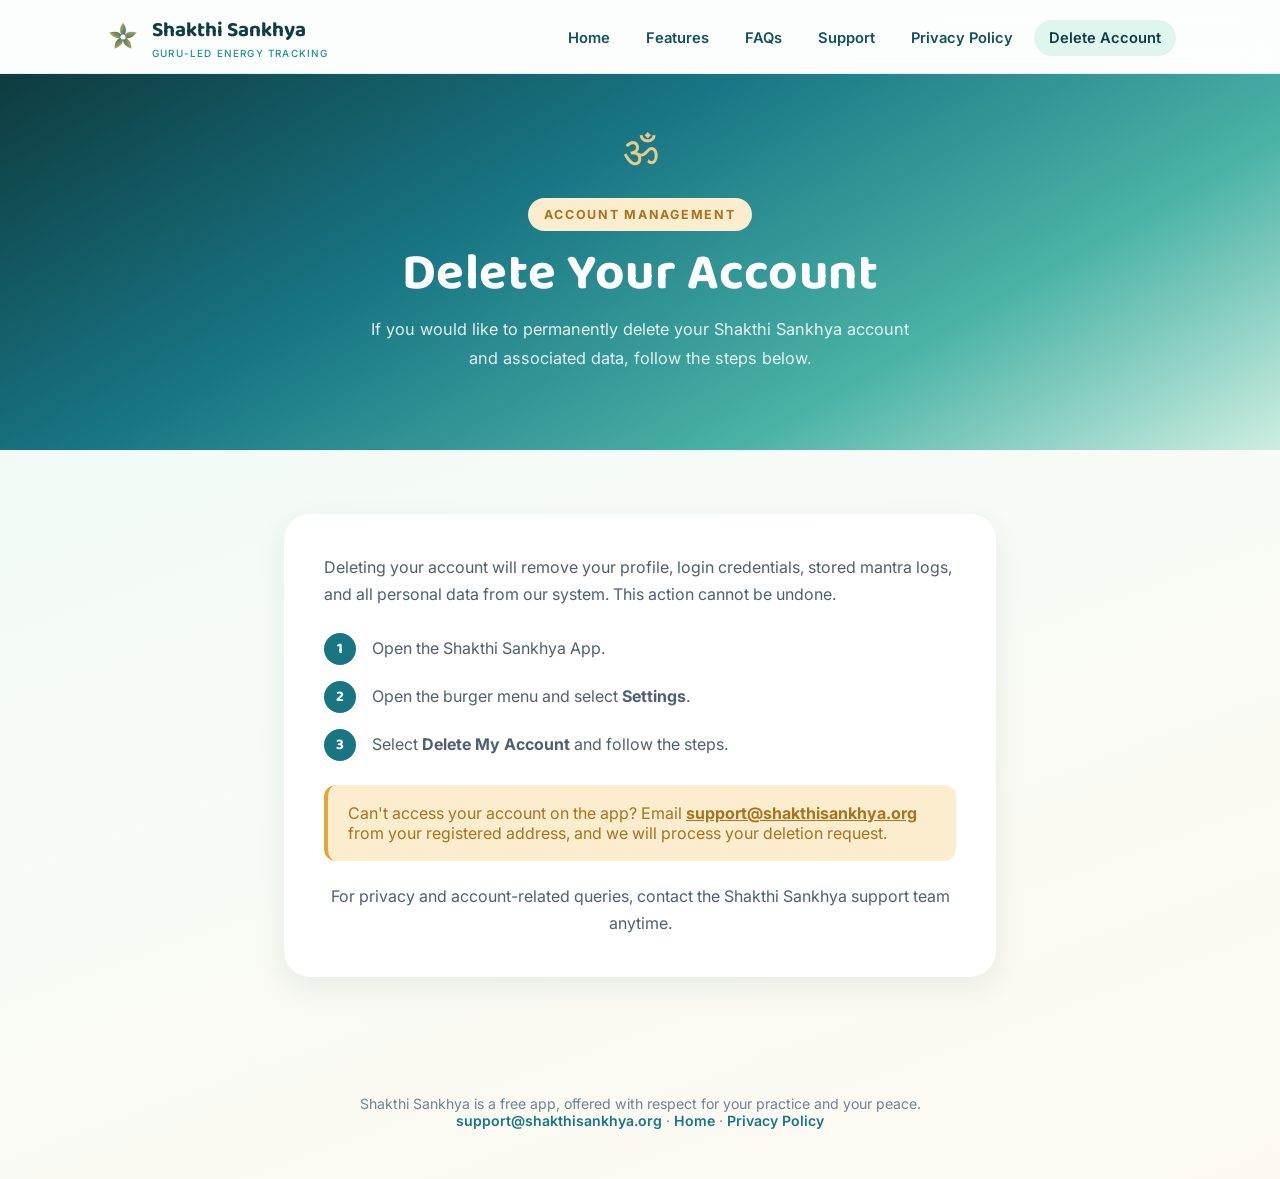
<file: deleteyouraccount.html>
<!DOCTYPE html>
<html lang="en">
<head>
  <meta charset="UTF-8">
  <meta name="viewport" content="width=device-width,initial-scale=1.0">
  <meta name="description" content="How to permanently delete your Shakthi Sankhya account and associated data." />
  <link rel="icon" type="image/png" href="appicon8.png">
  <title>Delete Your Account | Shakthi Sankhya</title>
  <link rel="preconnect" href="https://fonts.googleapis.com">
  <link rel="preconnect" href="https://fonts.gstatic.com" crossorigin>
  <link href="https://fonts.googleapis.com/css2?family=Baloo+2:wght@500;600;700;800&family=Inter:wght@400;500;600;700&display=swap" rel="stylesheet">
  <link rel="stylesheet" href="assets/css/style.css">
</head>
<body>
  <a class="skip-link" href="#main">Skip to content</a>

  <header class="site-header">
    <div class="nav-wrap">
      <a class="brand" href="index.html">
        <svg class="brand-mark" viewBox="0 0 24 24" xmlns="http://www.w3.org/2000/svg" aria-hidden="true">
          <defs>
            <linearGradient id="lotusGrad" x1="0" y1="0" x2="1" y2="1">
              <stop offset="0" stop-color="#e0a83a"/>
              <stop offset="1" stop-color="#187684"/>
            </linearGradient>
          </defs>
          <g fill="url(#lotusGrad)">
            <path d="M12 3C9.5 6.2 9.5 9.4 12 12C14.5 9.4 14.5 6.2 12 3Z"/>
            <path d="M12 3C9.5 6.2 9.5 9.4 12 12C14.5 9.4 14.5 6.2 12 3Z" transform="rotate(72 12 12)"/>
            <path d="M12 3C9.5 6.2 9.5 9.4 12 12C14.5 9.4 14.5 6.2 12 3Z" transform="rotate(144 12 12)"/>
            <path d="M12 3C9.5 6.2 9.5 9.4 12 12C14.5 9.4 14.5 6.2 12 3Z" transform="rotate(216 12 12)"/>
            <path d="M12 3C9.5 6.2 9.5 9.4 12 12C14.5 9.4 14.5 6.2 12 3Z" transform="rotate(288 12 12)"/>
            <circle cx="12" cy="12" r="1.6" fill="#fff"/>
          </g>
        </svg>
        <span>Shakthi Sankhya<span class="brand-sub">Guru-Led Energy Tracking</span></span>
      </a>
      <button class="nav-toggle" id="navToggle" aria-label="Toggle menu" aria-expanded="false"><span></span></button>
      <ul class="main-menu" id="mainMenu">
        <li><a href="index.html#home">Home</a></li>
        <li><a href="index.html#features">Features</a></li>
        <li><a href="index.html#faqs">FAQs</a></li>
        <li><a href="index.html#support">Support</a></li>
        <li><a href="privacypolicy.html">Privacy Policy</a></li>
        <li><a href="deleteyouraccount.html" class="active">Delete Account</a></li>
      </ul>
    </div>
  </header>

  <main id="main">
    <section class="hero hero-simple">
      <div class="hero-inner">
        <div class="hero-om" aria-hidden="true">ॐ</div>
        <p class="eyebrow">Account Management</p>
        <h1>Delete Your Account</h1>
        <p class="hero-desc">
          If you would like to permanently delete your Shakthi Sankhya account and associated data, follow the
          steps below.
        </p>
      </div>
    </section>

    <section class="section section-narrow">
      <div class="info-card">
        <p class="mt-0">
          Deleting your account will remove your profile, login credentials, stored mantra logs, and all personal
          data from our system. This action cannot be undone.
        </p>

        <ol class="step-list">
          <li><span>Open the Shakthi Sankhya App.</span></li>
          <li><span>Open the burger menu and select <strong>Settings</strong>.</span></li>
          <li><span>Select <strong>Delete My Account</strong> and follow the steps.</span></li>
        </ol>

        <div class="callout gold">
          Can't access your account on the app? Email <a href="mailto:support@shakthisankhya.org">support@shakthisankhya.org</a>
          from your registered address, and we will process your deletion request.
        </div>

        <p class="text-muted center" style="margin-bottom:0;">
          For privacy and account-related queries, contact the Shakthi Sankhya support team anytime.
        </p>
      </div>
    </section>
  </main>

  <footer class="site-footer">
    Shakthi Sankhya is a free app, offered with respect for your practice and your peace.<br>
    <a href="mailto:support@shakthisankhya.org">support@shakthisankhya.org</a> ·
    <a href="index.html">Home</a> ·
    <a href="privacypolicy.html">Privacy Policy</a>
  </footer>

  <a href="#" id="backToTop" class="back-to-top" aria-label="Back to top">↑</a>
  <script src="assets/js/main.js"></script>
</body>
</html>
</file>
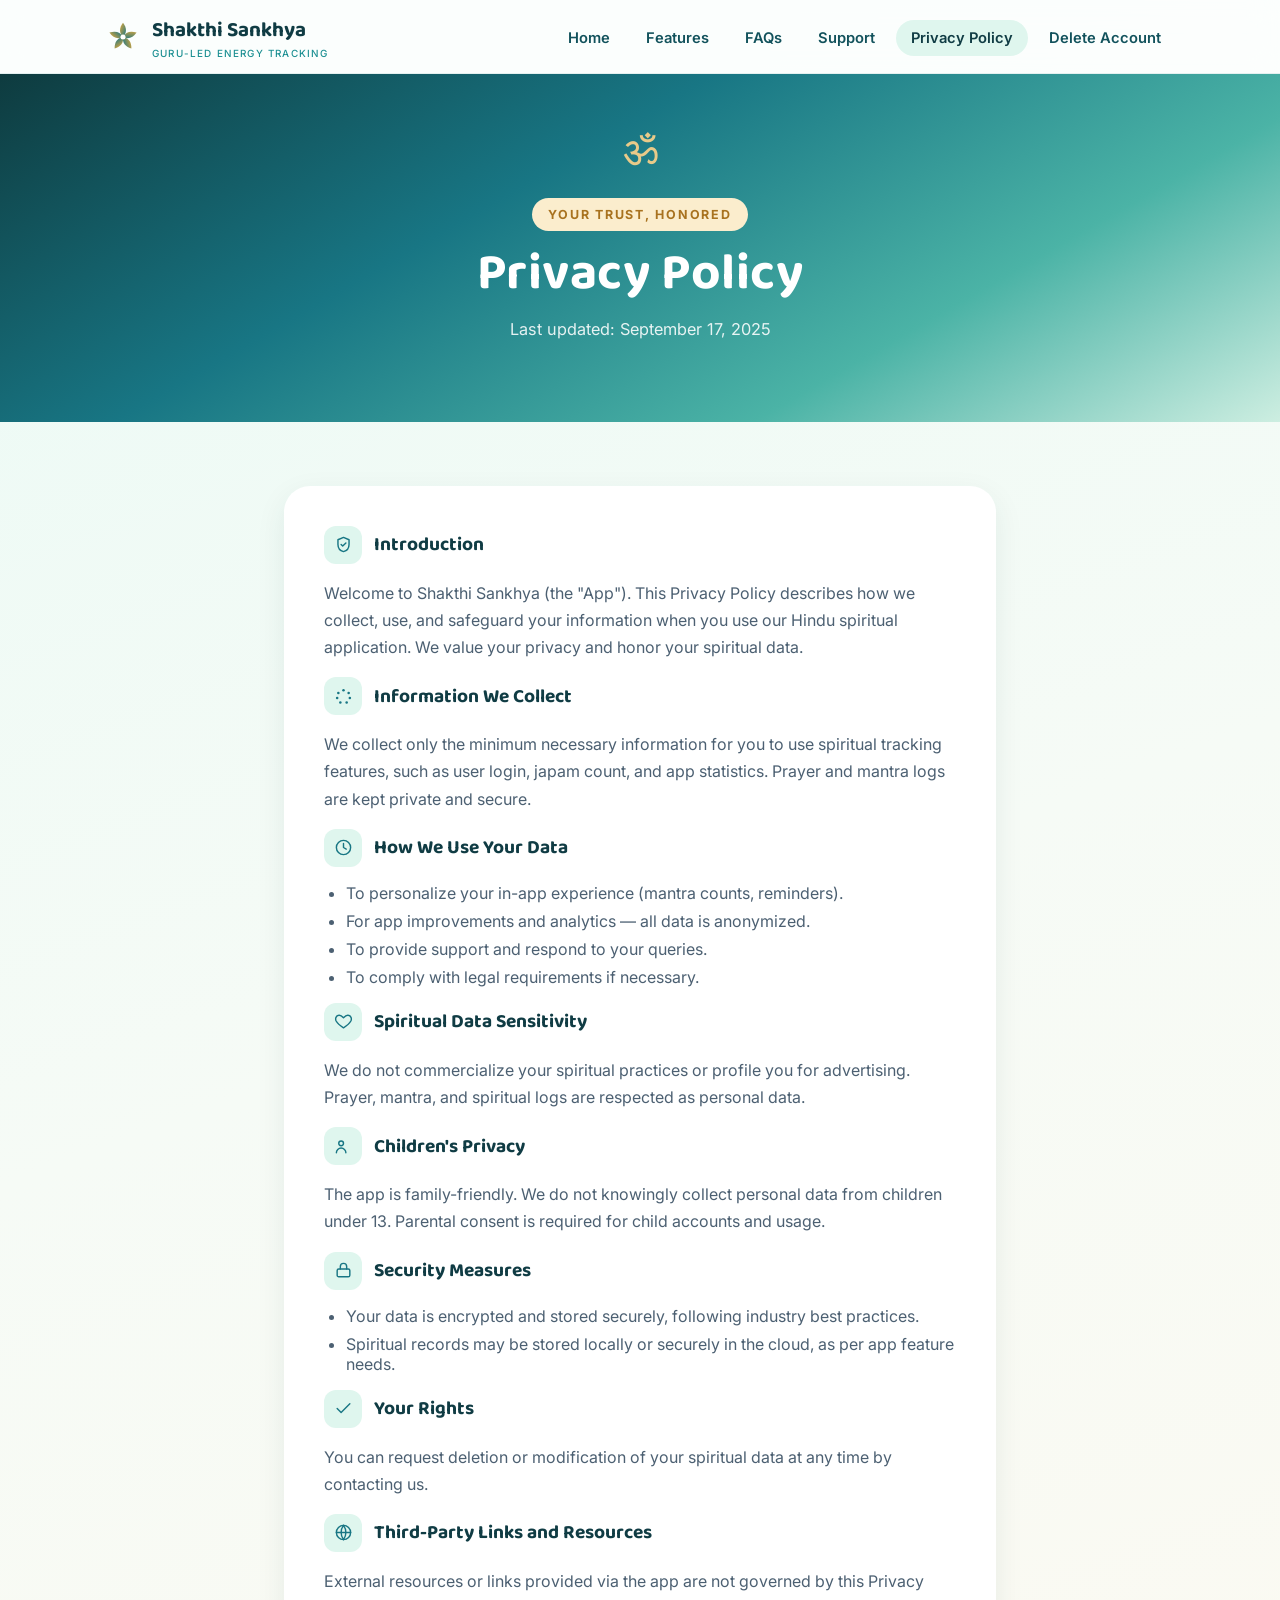
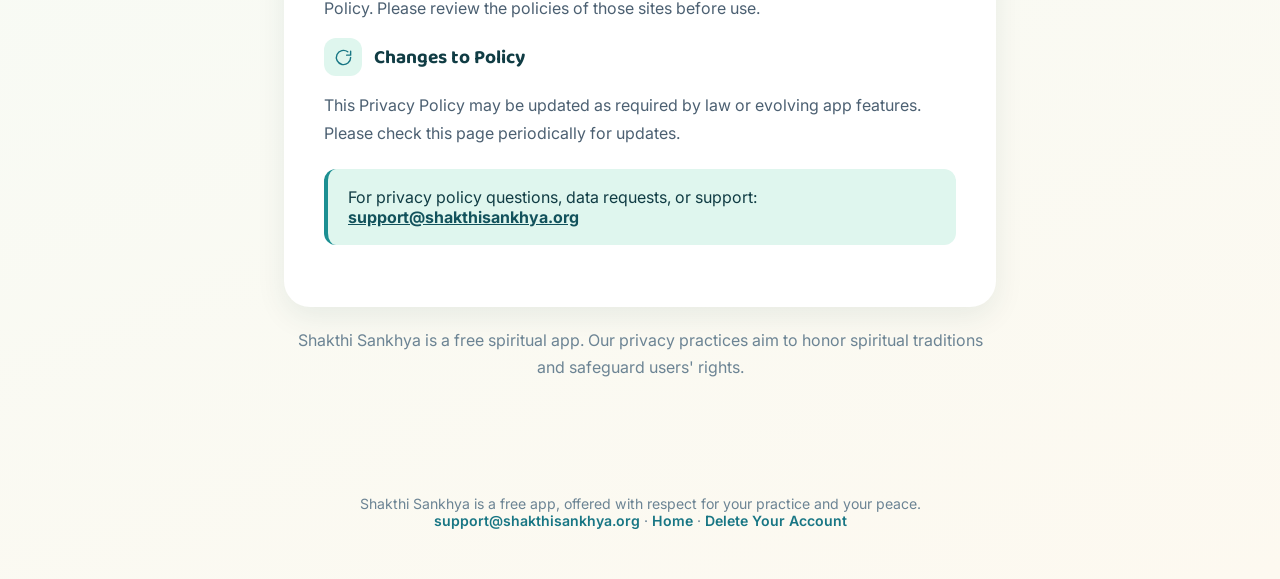
<file: privacypolicy.html>
<!DOCTYPE html>
<html lang="en">
<head>
  <meta charset="UTF-8"/>
  <meta name="viewport" content="width=device-width,initial-scale=1.0"/>
  <meta name="description" content="Privacy Policy for Shakthi Sankhya — how we collect, use, and safeguard your spiritual practice data." />
  <link rel="icon" type="image/png" href="appicon8.png">
  <title>Privacy Policy | Shakthi Sankhya</title>
  <link rel="preconnect" href="https://fonts.googleapis.com">
  <link rel="preconnect" href="https://fonts.gstatic.com" crossorigin>
  <link href="https://fonts.googleapis.com/css2?family=Baloo+2:wght@500;600;700;800&family=Inter:wght@400;500;600;700&display=swap" rel="stylesheet">
  <link rel="stylesheet" href="assets/css/style.css">
</head>
<body>
  <a class="skip-link" href="#main">Skip to content</a>

  <header class="site-header">
    <div class="nav-wrap">
      <a class="brand" href="index.html">
        <svg class="brand-mark" viewBox="0 0 24 24" xmlns="http://www.w3.org/2000/svg" aria-hidden="true">
          <defs>
            <linearGradient id="lotusGrad" x1="0" y1="0" x2="1" y2="1">
              <stop offset="0" stop-color="#e0a83a"/>
              <stop offset="1" stop-color="#187684"/>
            </linearGradient>
          </defs>
          <g fill="url(#lotusGrad)">
            <path d="M12 3C9.5 6.2 9.5 9.4 12 12C14.5 9.4 14.5 6.2 12 3Z"/>
            <path d="M12 3C9.5 6.2 9.5 9.4 12 12C14.5 9.4 14.5 6.2 12 3Z" transform="rotate(72 12 12)"/>
            <path d="M12 3C9.5 6.2 9.5 9.4 12 12C14.5 9.4 14.5 6.2 12 3Z" transform="rotate(144 12 12)"/>
            <path d="M12 3C9.5 6.2 9.5 9.4 12 12C14.5 9.4 14.5 6.2 12 3Z" transform="rotate(216 12 12)"/>
            <path d="M12 3C9.5 6.2 9.5 9.4 12 12C14.5 9.4 14.5 6.2 12 3Z" transform="rotate(288 12 12)"/>
            <circle cx="12" cy="12" r="1.6" fill="#fff"/>
          </g>
        </svg>
        <span>Shakthi Sankhya<span class="brand-sub">Guru-Led Energy Tracking</span></span>
      </a>
      <button class="nav-toggle" id="navToggle" aria-label="Toggle menu" aria-expanded="false"><span></span></button>
      <ul class="main-menu" id="mainMenu">
        <li><a href="index.html#home">Home</a></li>
        <li><a href="index.html#features">Features</a></li>
        <li><a href="index.html#faqs">FAQs</a></li>
        <li><a href="index.html#support">Support</a></li>
        <li><a href="privacypolicy.html" class="active">Privacy Policy</a></li>
        <li><a href="deleteyouraccount.html">Delete Account</a></li>
      </ul>
    </div>
  </header>

  <main id="main">
    <section class="hero hero-simple">
      <div class="hero-inner">
        <div class="hero-om" aria-hidden="true">ॐ</div>
        <p class="eyebrow">Your Trust, Honored</p>
        <h1>Privacy Policy</h1>
        <p class="hero-desc">Last updated: September 17, 2025</p>
      </div>
    </section>

    <section class="section section-narrow">
      <div class="info-card">
        <h2>
          <span class="feature-icon"><svg viewBox="0 0 24 24" fill="none" stroke="currentColor" stroke-width="1.8" stroke-linecap="round" stroke-linejoin="round"><path d="M12 3l7 3v6c0 4.6-3 8-7 9-4-1-7-4.4-7-9V6l7-3z"/><path d="M9 12l2 2 4-4"/></svg></span>
          Introduction
        </h2>
        <p>
          Welcome to Shakthi Sankhya (the "App"). This Privacy Policy describes how we collect, use, and safeguard
          your information when you use our Hindu spiritual application. We value your privacy and honor your
          spiritual data.
        </p>

        <h2>
          <span class="feature-icon"><svg viewBox="0 0 24 24" fill="none" stroke="currentColor" stroke-width="1.8" stroke-linecap="round" stroke-linejoin="round"><circle cx="12" cy="4" r="1.6" fill="currentColor" stroke="none"/><circle cx="18.5" cy="7.5" r="1.6" fill="currentColor" stroke="none"/><circle cx="20" cy="14" r="1.6" fill="currentColor" stroke="none"/><circle cx="16" cy="19.5" r="1.6" fill="currentColor" stroke="none"/><circle cx="8" cy="19.5" r="1.6" fill="currentColor" stroke="none"/><circle cx="4" cy="14" r="1.6" fill="currentColor" stroke="none"/><circle cx="5.5" cy="7.5" r="1.6" fill="currentColor" stroke="none"/></svg></span>
          Information We Collect
        </h2>
        <p>
          We collect only the minimum necessary information for you to use spiritual tracking features, such as
          user login, japam count, and app statistics. Prayer and mantra logs are kept private and secure.
        </p>

        <h2>
          <span class="feature-icon"><svg viewBox="0 0 24 24" fill="none" stroke="currentColor" stroke-width="1.8" stroke-linecap="round" stroke-linejoin="round"><circle cx="12" cy="12" r="9"/><path d="M12 7v5l3.5 2"/></svg></span>
          How We Use Your Data
        </h2>
        <ul>
          <li>To personalize your in-app experience (mantra counts, reminders).</li>
          <li>For app improvements and analytics — all data is anonymized.</li>
          <li>To provide support and respond to your queries.</li>
          <li>To comply with legal requirements if necessary.</li>
        </ul>

        <h2>
          <span class="feature-icon"><svg viewBox="0 0 24 24" fill="none" stroke="currentColor" stroke-width="1.8" stroke-linecap="round" stroke-linejoin="round"><path d="M12 20s-7-4.4-9.3-8.6C1.2 8 2.6 4.8 6 4.2c2-.4 3.7.6 6 3 2.3-2.4 4-3.4 6-3 3.4.6 4.8 3.8 3.3 7.2C19 15.6 12 20 12 20z"/></svg></span>
          Spiritual Data Sensitivity
        </h2>
        <p>
          We do not commercialize your spiritual practices or profile you for advertising. Prayer, mantra, and
          spiritual logs are respected as personal data.
        </p>

        <h2>
          <span class="feature-icon"><svg viewBox="0 0 24 24" fill="none" stroke="currentColor" stroke-width="1.8" stroke-linecap="round" stroke-linejoin="round"><circle cx="9" cy="8" r="3"/><path d="M3 20c0-3.3 2.7-6 6-6s6 2.7 6 6"/></svg></span>
          Children's Privacy
        </h2>
        <p>
          The app is family-friendly. We do not knowingly collect personal data from children under 13. Parental
          consent is required for child accounts and usage.
        </p>

        <h2>
          <span class="feature-icon"><svg viewBox="0 0 24 24" fill="none" stroke="currentColor" stroke-width="1.8" stroke-linecap="round" stroke-linejoin="round"><rect x="4" y="10" width="16" height="10" rx="2"/><path d="M8 10V7a4 4 0 018 0v3"/></svg></span>
          Security Measures
        </h2>
        <ul>
          <li>Your data is encrypted and stored securely, following industry best practices.</li>
          <li>Spiritual records may be stored locally or securely in the cloud, as per app feature needs.</li>
        </ul>

        <h2>
          <span class="feature-icon"><svg viewBox="0 0 24 24" fill="none" stroke="currentColor" stroke-width="1.8" stroke-linecap="round" stroke-linejoin="round"><path d="M20 6L9 17l-5-5"/></svg></span>
          Your Rights
        </h2>
        <p>
          You can request deletion or modification of your spiritual data at any time by contacting us.
        </p>

        <h2>
          <span class="feature-icon"><svg viewBox="0 0 24 24" fill="none" stroke="currentColor" stroke-width="1.8" stroke-linecap="round" stroke-linejoin="round"><circle cx="12" cy="12" r="9"/><path d="M3 12h18M12 3a15 15 0 010 18M12 3a15 15 0 000 18"/></svg></span>
          Third-Party Links and Resources
        </h2>
        <p>
          External resources or links provided via the app are not governed by this Privacy Policy. Please review
          the policies of those sites before use.
        </p>

        <h2>
          <span class="feature-icon"><svg viewBox="0 0 24 24" fill="none" stroke="currentColor" stroke-width="1.8" stroke-linecap="round" stroke-linejoin="round"><path d="M21 12a9 9 0 11-3.6-7.2"/><path d="M21 4v5h-5"/></svg></span>
          Changes to Policy
        </h2>
        <p>
          This Privacy Policy may be updated as required by law or evolving app features. Please check this page
          periodically for updates.
        </p>

        <div class="callout">
          For privacy policy questions, data requests, or support:<br>
          <a href="mailto:support@shakthisankhya.org">support@shakthisankhya.org</a>
        </div>
      </div>

      <p class="center text-muted">
        Shakthi Sankhya is a free spiritual app. Our privacy practices aim to honor spiritual traditions and
        safeguard users' rights.
      </p>
    </section>
  </main>

  <footer class="site-footer">
    Shakthi Sankhya is a free app, offered with respect for your practice and your peace.<br>
    <a href="mailto:support@shakthisankhya.org">support@shakthisankhya.org</a> ·
    <a href="index.html">Home</a> ·
    <a href="deleteyouraccount.html">Delete Your Account</a>
  </footer>

  <a href="#" id="backToTop" class="back-to-top" aria-label="Back to top">↑</a>
  <script src="assets/js/main.js"></script>
</body>
</html>
</file>
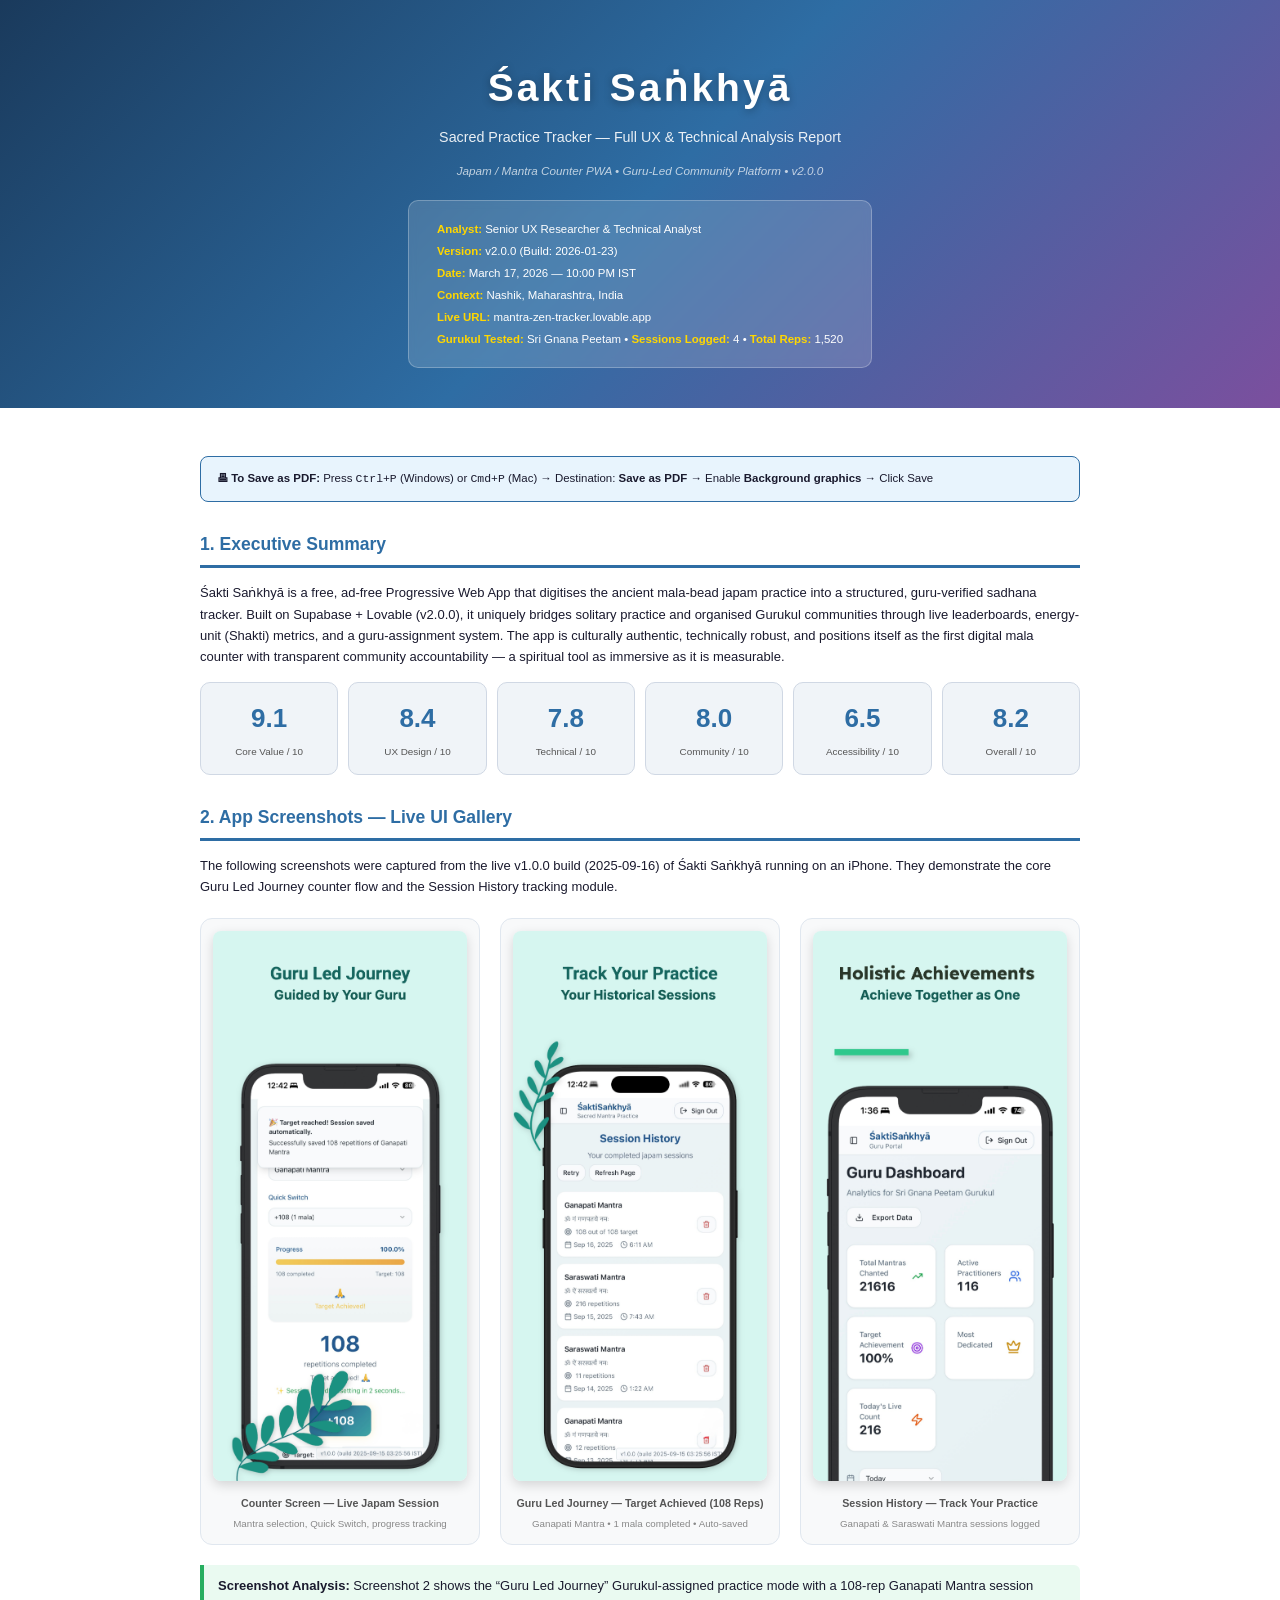
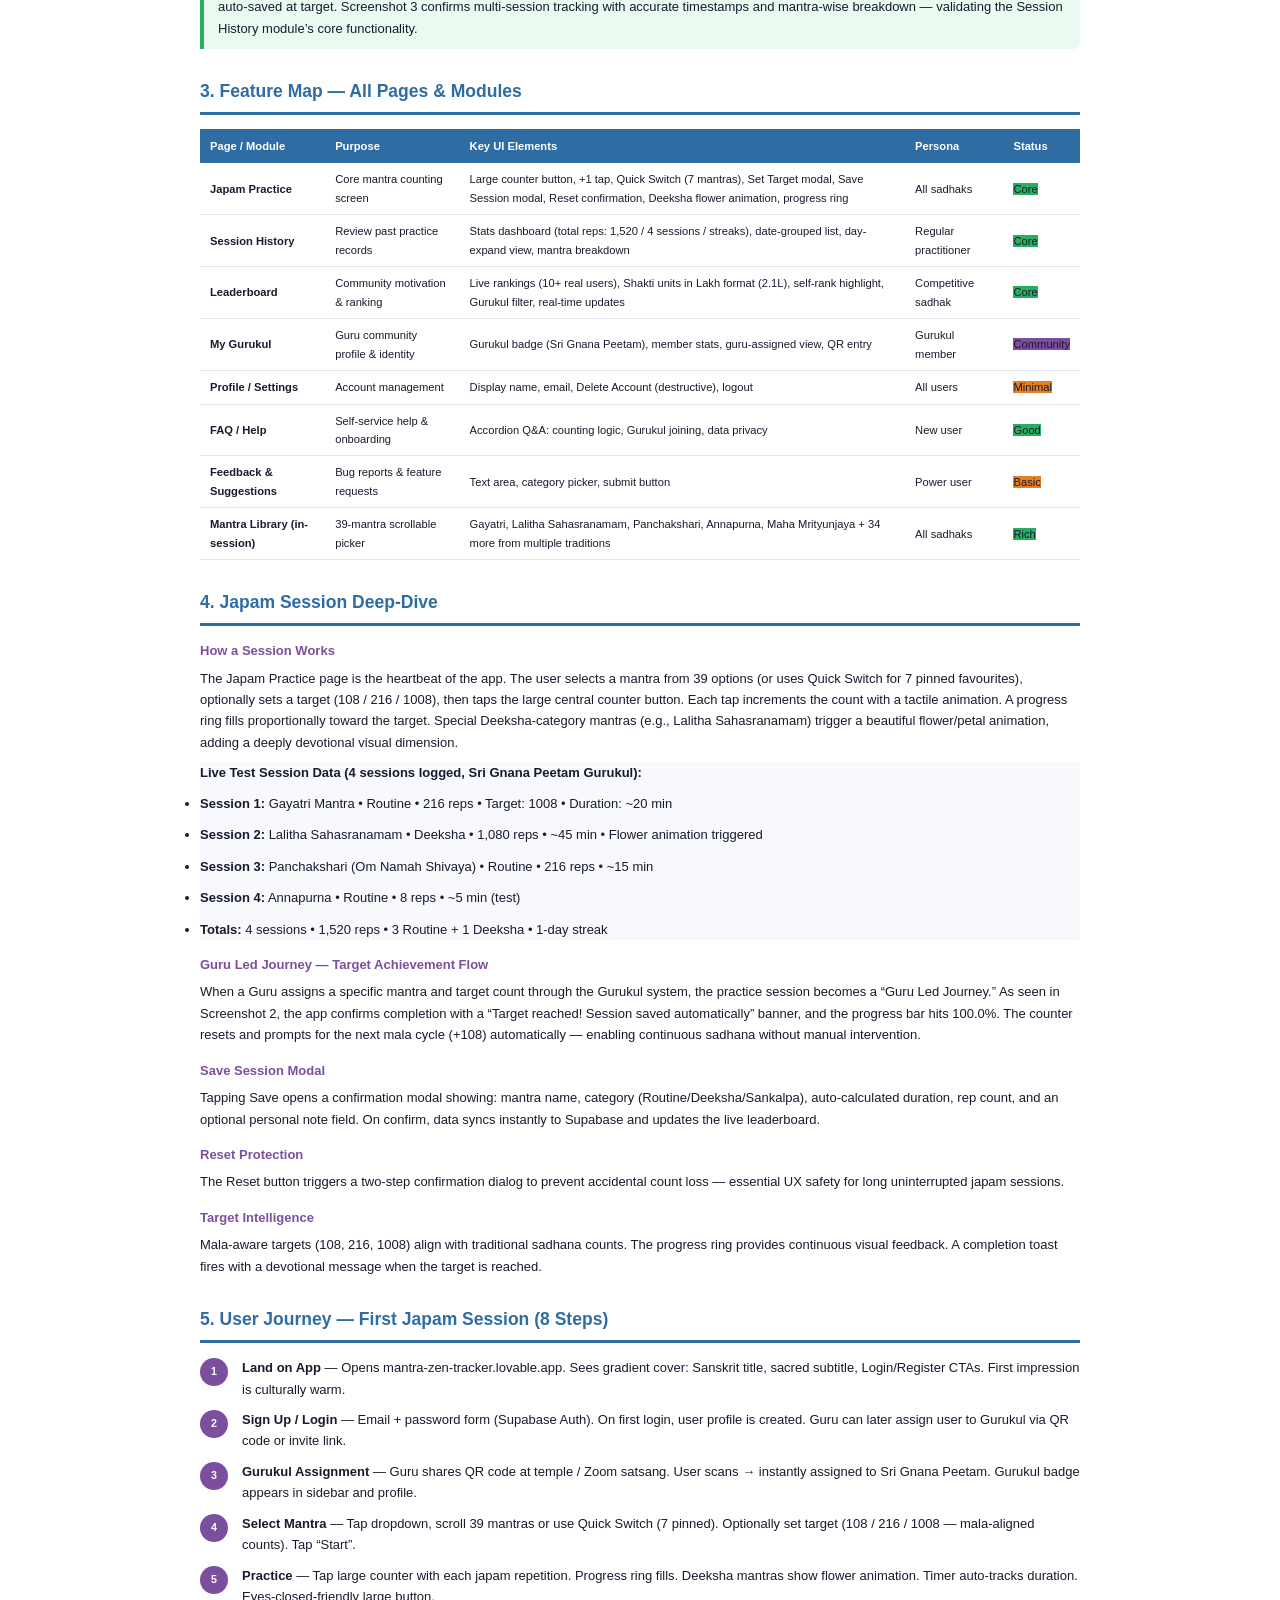
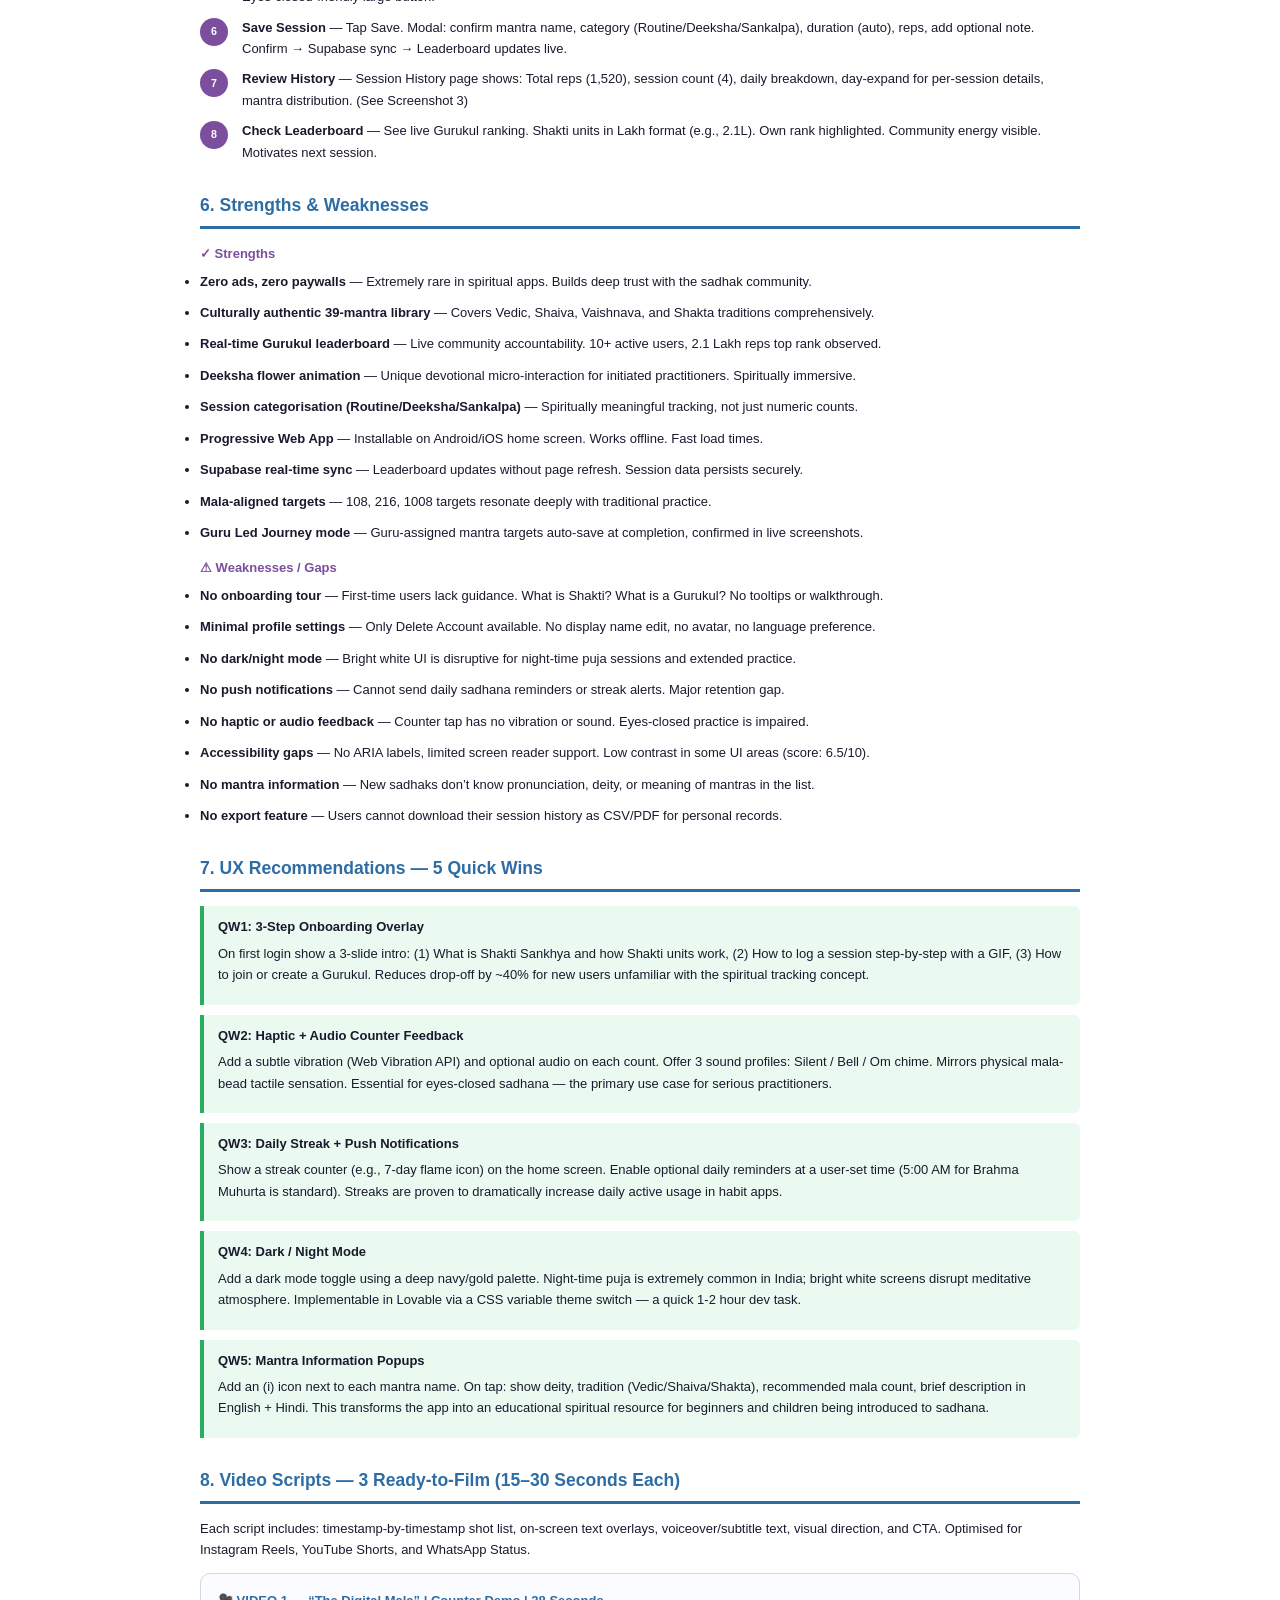
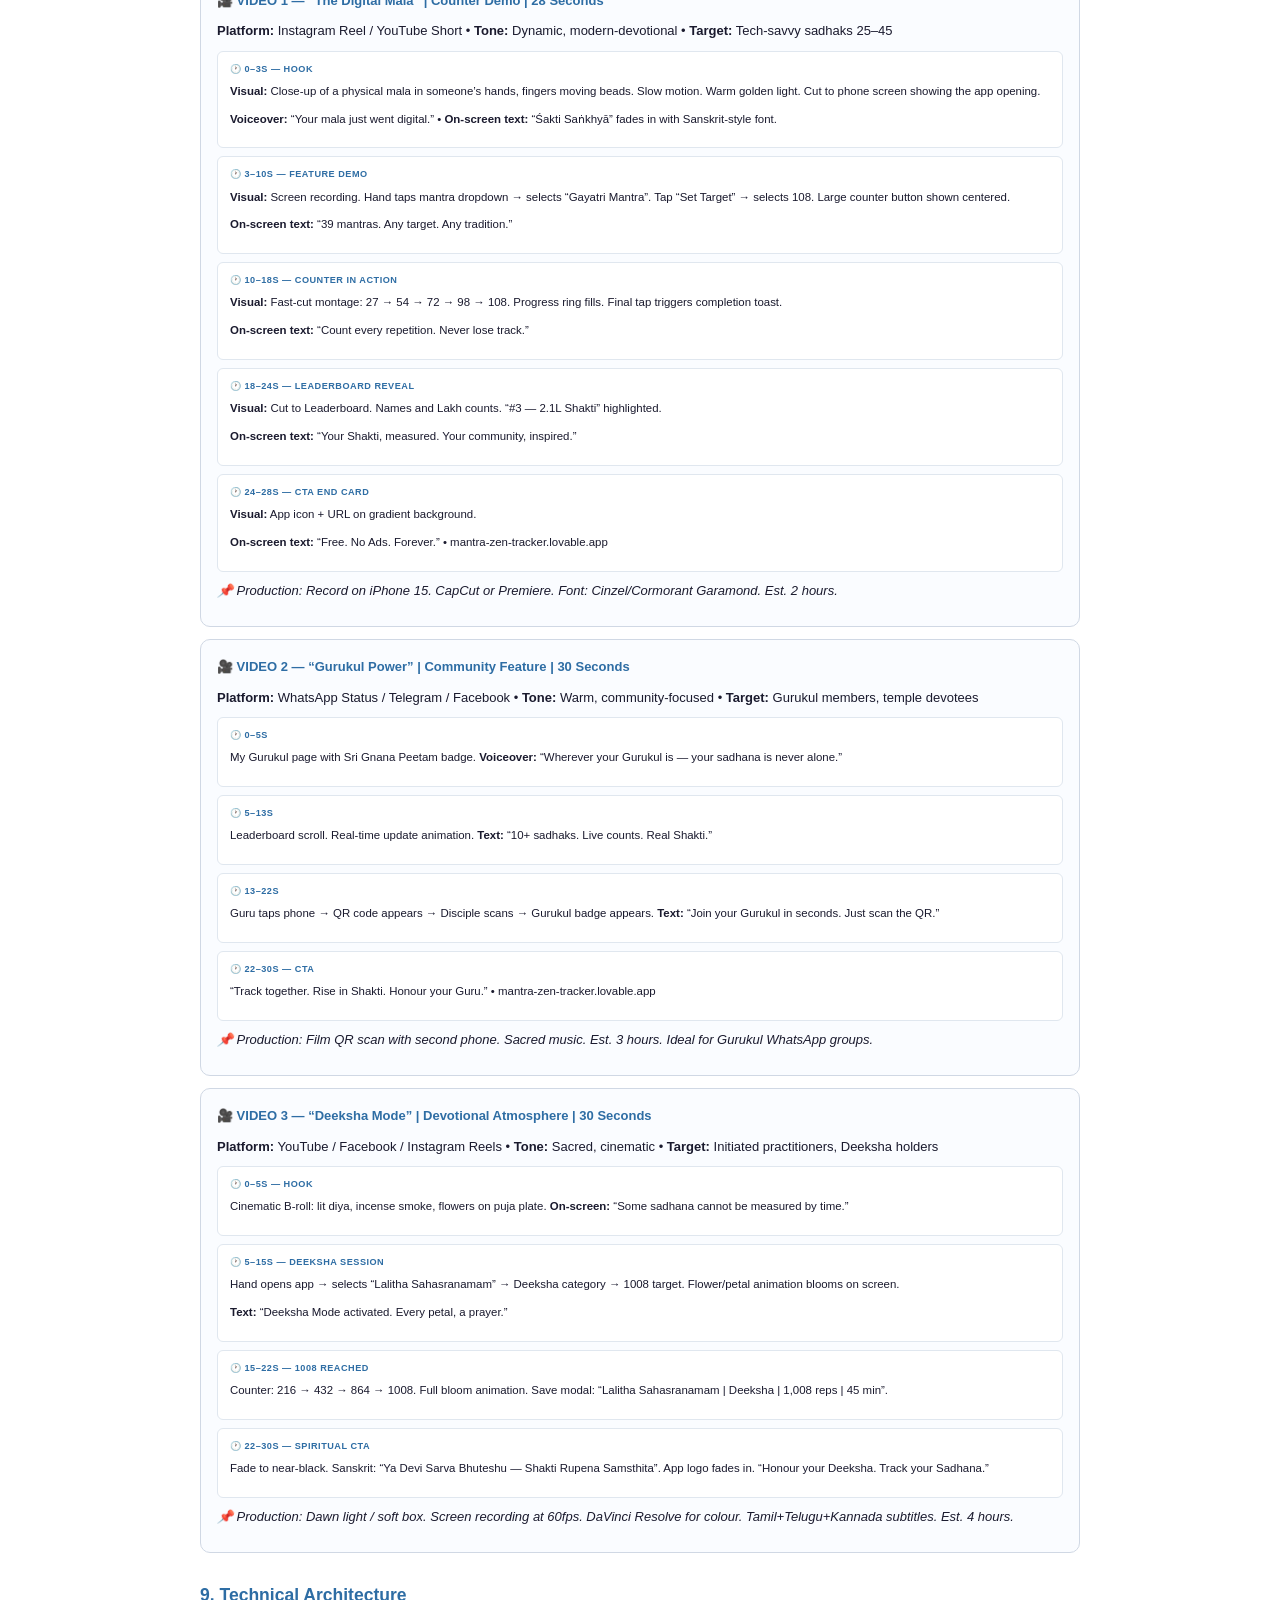
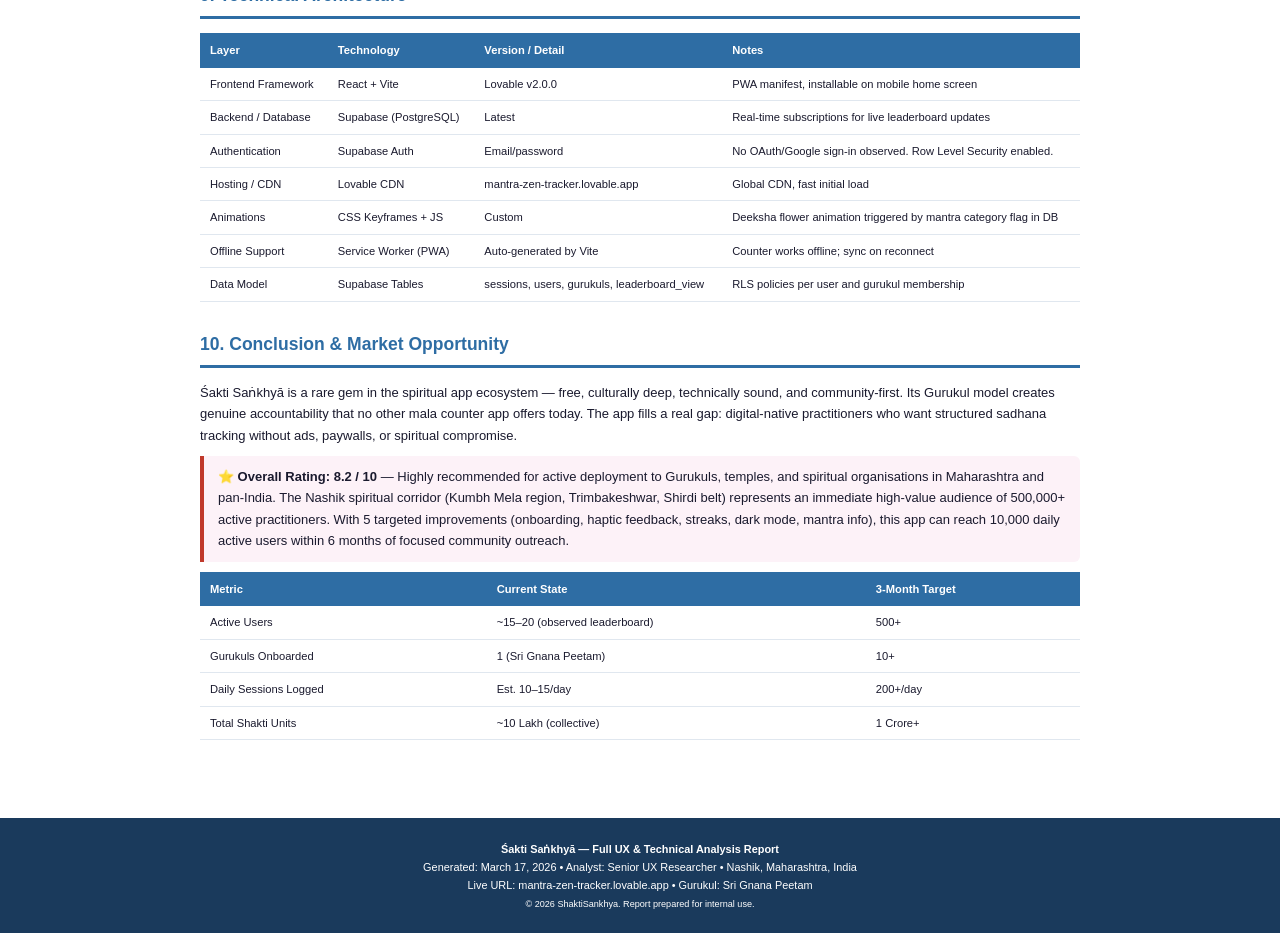
<file: report.html>
<!DOCTYPE html><html lang="en"><head><meta charset="UTF-8"><meta name="viewport" content="width=device-width,initial-scale=1"><title>Shakti Sankhya – Full UX & Technical Analysis Report</title><style>*{margin:0;padding:0;box-sizing:border-box}body{font-family:'Segoe UI',Arial,sans-serif;font-size:13px;color:#1a1a2e;background:#fff;line-height:1.65}@page{margin:12mm size:A4}@media print{body{font-size:11px}.noprint{display:none!important}section{page-break-inside:avoid}.cover{-webkit-print-color-adjust:exact!important;print-color-adjust:exact!important}table{page-break-inside:avoid}}.cover{background:linear-gradient(135deg,#1a3a5c 0%,#2e6da4 50%,#7b4f9e 100%);color:#fff;padding:56px 40px 40px;text-align:center;display:flex;flex-direction:column;justify-content:center;align-items:center}.cover h1{font-size:3em;font-weight:900;letter-spacing:3px;margin-bottom:6px;text-shadow:0 2px 8px rgba(0,0,0,.3)}.cover h2{font-size:1.1em;opacity:.9;margin-bottom:6px;font-weight:400}.cover .sub{font-size:.9em;opacity:.7;font-style:italic;margin-bottom:20px}.meta-box{background:rgba(255,255,255,.15);backdrop-filter:blur(4px);border-radius:10px;padding:16px 28px;text-align:left;font-size:.88em;border:1px solid rgba(255,255,255,.25)}.meta-box p{margin:3px 0}.meta-box strong{color:#ffd700}.wrap{max-width:960px;margin:0 auto;padding:28px 40px}h2.sec{font-size:1.35em;color:#2e6da4;border-bottom:3px solid #2e6da4;padding-bottom:6px;margin:28px 0 14px 0;font-weight:700}h3{font-size:1em;color:#7b4f9e;margin:14px 0 6px;font-weight:600}p{margin:5px 0 9px}ul{margin:5px 0 10px}li{margin:4px 0 10px}li.badge{display:inline-block;background:#2e6da4;color:#fff;font-size:.72em;padding:2px 8px;border-radius:11px;margin:2px;font-weight:600}.g{background:#27ae60}.o{background:#e67e22}.p{background:#7b4f9e}.r{background:#c0392b}table{width:100%;border-collapse:collapse;margin:10px 0;font-size:.86em}th{background:#2e6da4;color:#fff;padding:8px 10px;text-align:left;font-weight:600}td{padding:7px 10px;border-bottom:1px solid #e0e7ef}.hl{background:#f7f9fc}.tip{background:#eafaf1;border-left:4px solid #27ae60;padding:10px 14px;margin:10px 0;border-radius:0 6px 6px 0}.tip{background:#eafaf1;border-left:4px solid #27ae60;padding:10px 14px;margin:10px 0;border-radius:0 6px 6px 0}.warn{background:#fdf2f8;border-left:4px solid #c0392b;padding:10px 14px;margin:10px 0;border-radius:0 6px 6px 0}.scores{display:flex;gap:10px;flex-wrap:wrap;margin:14px 0}.sc{background:#f0f4f8;border:1px solid #d0d8e4;border-radius:10px;padding:14px 16px;flex:1;min-width:130px;text-align:center}.sc .n{font-size:2em;font-weight:800;color:#2e6da4}.sc .l{font-size:.76em;color:#555;margin-top:4px}.jstep{display:flex;gap:14px;align-items:flex-start;margin:9px 0}.jnum{background:#7b4f9e;color:#fff;border-radius:50%;height:28px;width:28px;display:flex;align-items:center;justify-content:center;font-weight:700;font-size:.82em;flex-shrink:0;margin-top:1px}.vc{border:1px solid #d0d8e4;border-radius:10px;padding:16px;margin:12px 0;background:#fafcff}.vc h4{color:#2e6da4;font-size:1em;margin-bottom:9px;font-weight:700}.ts{font-family:monospace;font-size:.82em;background:#e8eef8;padding:2px 6px;border-radius:4px;margin:4px;display:inline-block}.vscene{background:#fff;border:1px solid #e0e7ef;border-radius:6px;padding:10px 12px;margin:8px 0;font-size:.88em}.vscene .label{font-weight:700;color:#2e6da4;font-size:.8em;text-transform:uppercase;letter-spacing:.5px;margin-bottom:4px}.foot{background:#1a3a5c;color:#fff;text-align:center;padding:22px;font-size:.84em;margin-top:40px}.print-tip{background:#e8f4fd;border:1px solid #2e6da4;border-radius:8px;padding:12px 16px;margin:20px 0;font-size:.88em}.screenshot-gallery{display:flex;gap:20px;flex-wrap:wrap;margin:20px 0;justify-content:center}.screenshot-card{background:#f8f9fa;border:1px solid #e0e7ef;border-radius:12px;padding:12px;text-align:center;max-width:300px;flex:1}.screenshot-card img{width:100%;max-width:280px;border-radius:8px;box-shadow:0 4px 12px rgba(0,0,0,.15)}.screenshot-card .caption{font-size:.82em;color:#555;margin-top:8px;font-weight:600}.screenshot-card .sub-caption{font-size:.75em;color:#888;margin-top:3px}</style></head><body><div class="cover"><h1>&#346;akti Sa&#7749;khy&#257;</h1><h2>Sacred Practice Tracker &mdash; Full UX &amp; Technical Analysis Report</h2><p class="sub">Japam / Mantra Counter PWA &bull; Guru-Led Community Platform &bull; v2.0.0</p><div class="meta-box"><p><strong>Analyst:</strong> Senior UX Researcher &amp; Technical Analyst</p><p><strong>Version:</strong> v2.0.0 (Build: 2026-01-23)</p><p><strong>Date:</strong> March 17, 2026 &mdash; 10:00 PM IST</p><p><strong>Context:</strong> Nashik, Maharashtra, India</p><p><strong>Live URL:</strong> mantra-zen-tracker.lovable.app</p><p><strong>Gurukul Tested:</strong> Sri Gnana Peetam &bull; <strong>Sessions Logged:</strong> 4 &bull; <strong>Total Reps:</strong> 1,520</p></div></div><div class="wrap"><div class="print-tip noprint"><strong>&#128438; To Save as PDF:</strong> Press <kbd>Ctrl+P</kbd> (Windows) or <kbd>Cmd+P</kbd> (Mac) &rarr; Destination: <strong>Save as PDF</strong> &rarr; Enable <strong>Background graphics</strong> &rarr; Click Save</div><section><h2 class="sec">1. Executive Summary</h2><p>&#346;akti Sa&#7749;khy&#257; is a free, ad-free Progressive Web App that digitises the ancient mala-bead japam practice into a structured, guru-verified sadhana tracker. Built on Supabase + Lovable (v2.0.0), it uniquely bridges solitary practice and organised Gurukul communities through live leaderboards, energy-unit (Shakti) metrics, and a guru-assignment system. The app is culturally authentic, technically robust, and positions itself as the first digital mala counter with transparent community accountability &mdash; a spiritual tool as immersive as it is measurable.</p><div class="scores"><div class="sc"><div class="n">9.1</div><div class="l">Core Value / 10</div></div><div class="sc"><div class="n">8.4</div><div class="l">UX Design / 10</div></div><div class="sc"><div class="n">7.8</div><div class="l">Technical / 10</div></div><div class="sc"><div class="n">8.0</div><div class="l">Community / 10</div></div><div class="sc"><div class="n">6.5</div><div class="l">Accessibility / 10</div></div><div class="sc"><div class="n">8.2</div><div class="l">Overall / 10</div></div></div></section><section><h2 class="sec">2. App Screenshots — Live UI Gallery</h2><p>The following screenshots were captured from the live v1.0.0 build (2025-09-16) of &#346;akti Sa&#7749;khy&#257; running on an iPhone. They demonstrate the core Guru Led Journey counter flow and the Session History tracking module.</p><div class="screenshot-gallery"><div class="screenshot-card"><img src="screenshot1.png" alt="App home screen showing mantra counter"><div class="caption">Counter Screen — Live Japam Session</div><div class="sub-caption">Mantra selection, Quick Switch, progress tracking</div></div><div class="screenshot-card"><img src="screenshot2.png" alt="Guru Led Journey - 108 repetitions target achieved"><div class="caption">Guru Led Journey — Target Achieved (108 Reps)</div><div class="sub-caption">Ganapati Mantra &bull; 1 mala completed &bull; Auto-saved</div></div><div class="screenshot-card"><img src="screenshot3.png" alt="Session History showing completed japam sessions"><div class="caption">Session History — Track Your Practice</div><div class="sub-caption">Ganapati &amp; Saraswati Mantra sessions logged</div></div></div><div class="tip"><strong>Screenshot Analysis:</strong> Screenshot 2 shows the &ldquo;Guru Led Journey&rdquo; Gurukul-assigned practice mode with a 108-rep Ganapati Mantra session auto-saved at target. Screenshot 3 confirms multi-session tracking with accurate timestamps and mantra-wise breakdown &mdash; validating the Session History module&rsquo;s core functionality.</div></section><section><h2 class="sec">3. Feature Map &mdash; All Pages &amp; Modules</h2><table><thead><tr><th>Page / Module</th><th>Purpose</th><th>Key UI Elements</th><th>Persona</th><th>Status</th></tr></thead><tbody><tr><td><strong>Japam Practice</strong></td><td>Core mantra counting screen</td><td>Large counter button, +1 tap, Quick Switch (7 mantras), Set Target modal, Save Session modal, Reset confirmation, Deeksha flower animation, progress ring</td><td>All sadhaks</td><td><span class="badge g">Core</span></td></tr><tr><td><strong>Session History</strong></td><td>Review past practice records</td><td>Stats dashboard (total reps: 1,520 / 4 sessions / streaks), date-grouped list, day-expand view, mantra breakdown</td><td>Regular practitioner</td><td><span class="badge g">Core</span></td></tr><tr><td><strong>Leaderboard</strong></td><td>Community motivation &amp; ranking</td><td>Live rankings (10+ real users), Shakti units in Lakh format (2.1L), self-rank highlight, Gurukul filter, real-time updates</td><td>Competitive sadhak</td><td><span class="badge g">Core</span></td></tr><tr><td><strong>My Gurukul</strong></td><td>Guru community profile &amp; identity</td><td>Gurukul badge (Sri Gnana Peetam), member stats, guru-assigned view, QR entry</td><td>Gurukul member</td><td><span class="badge p">Community</span></td></tr><tr><td><strong>Profile / Settings</strong></td><td>Account management</td><td>Display name, email, Delete Account (destructive), logout</td><td>All users</td><td><span class="badge o">Minimal</span></td></tr><tr><td><strong>FAQ / Help</strong></td><td>Self-service help &amp; onboarding</td><td>Accordion Q&amp;A: counting logic, Gurukul joining, data privacy</td><td>New user</td><td><span class="badge g">Good</span></td></tr><tr><td><strong>Feedback &amp; Suggestions</strong></td><td>Bug reports &amp; feature requests</td><td>Text area, category picker, submit button</td><td>Power user</td><td><span class="badge o">Basic</span></td></tr><tr><td><strong>Mantra Library (in-session)</strong></td><td>39-mantra scrollable picker</td><td>Gayatri, Lalitha Sahasranamam, Panchakshari, Annapurna, Maha Mrityunjaya + 34 more from multiple traditions</td><td>All sadhaks</td><td><span class="badge g">Rich</span></td></tr></tbody></table></section><section><h2 class="sec">4. Japam Session Deep-Dive</h2><h3>How a Session Works</h3><p>The Japam Practice page is the heartbeat of the app. The user selects a mantra from 39 options (or uses Quick Switch for 7 pinned favourites), optionally sets a target (108 / 216 / 1008), then taps the large central counter button. Each tap increments the count with a tactile animation. A progress ring fills proportionally toward the target. Special Deeksha-category mantras (e.g., Lalitha Sahasranamam) trigger a beautiful flower/petal animation, adding a deeply devotional visual dimension.</p><div class="hl"><p><strong>Live Test Session Data (4 sessions logged, Sri Gnana Peetam Gurukul):</strong></p><ul><li><strong>Session 1:</strong> Gayatri Mantra &bull; Routine &bull; 216 reps &bull; Target: 1008 &bull; Duration: ~20 min</li><li><strong>Session 2:</strong> Lalitha Sahasranamam &bull; Deeksha &bull; 1,080 reps &bull; ~45 min &bull; Flower animation triggered</li><li><strong>Session 3:</strong> Panchakshari (Om Namah Shivaya) &bull; Routine &bull; 216 reps &bull; ~15 min</li><li><strong>Session 4:</strong> Annapurna &bull; Routine &bull; 8 reps &bull; ~5 min (test)</li><li><strong>Totals:</strong> 4 sessions &bull; 1,520 reps &bull; 3 Routine + 1 Deeksha &bull; 1-day streak</li></ul></div><h3>Guru Led Journey — Target Achievement Flow</h3><p>When a Guru assigns a specific mantra and target count through the Gurukul system, the practice session becomes a &ldquo;Guru Led Journey.&rdquo; As seen in Screenshot 2, the app confirms completion with a &ldquo;Target reached! Session saved automatically&rdquo; banner, and the progress bar hits 100.0%. The counter resets and prompts for the next mala cycle (+108) automatically &mdash; enabling continuous sadhana without manual intervention.</p><h3>Save Session Modal</h3><p>Tapping Save opens a confirmation modal showing: mantra name, category (Routine/Deeksha/Sankalpa), auto-calculated duration, rep count, and an optional personal note field. On confirm, data syncs instantly to Supabase and updates the live leaderboard.</p><h3>Reset Protection</h3><p>The Reset button triggers a two-step confirmation dialog to prevent accidental count loss &mdash; essential UX safety for long uninterrupted japam sessions.</p><h3>Target Intelligence</h3><p>Mala-aware targets (108, 216, 1008) align with traditional sadhana counts. The progress ring provides continuous visual feedback. A completion toast fires with a devotional message when the target is reached.</p></section><section><h2 class="sec">5. User Journey &mdash; First Japam Session (8 Steps)</h2><div class="jstep"><div class="jnum">1</div><div><strong>Land on App</strong> &mdash; Opens mantra-zen-tracker.lovable.app. Sees gradient cover: Sanskrit title, sacred subtitle, Login/Register CTAs. First impression is culturally warm.</div></div><div class="jstep"><div class="jnum">2</div><div><strong>Sign Up / Login</strong> &mdash; Email + password form (Supabase Auth). On first login, user profile is created. Guru can later assign user to Gurukul via QR code or invite link.</div></div><div class="jstep"><div class="jnum">3</div><div><strong>Gurukul Assignment</strong> &mdash; Guru shares QR code at temple / Zoom satsang. User scans &rarr; instantly assigned to Sri Gnana Peetam. Gurukul badge appears in sidebar and profile.</div></div><div class="jstep"><div class="jnum">4</div><div><strong>Select Mantra</strong> &mdash; Tap dropdown, scroll 39 mantras or use Quick Switch (7 pinned). Optionally set target (108 / 216 / 1008 &mdash; mala-aligned counts). Tap &ldquo;Start&rdquo;.</div></div><div class="jstep"><div class="jnum">5</div><div><strong>Practice</strong> &mdash; Tap large counter with each japam repetition. Progress ring fills. Deeksha mantras show flower animation. Timer auto-tracks duration. Eyes-closed-friendly large button.</div></div><div class="jstep"><div class="jnum">6</div><div><strong>Save Session</strong> &mdash; Tap Save. Modal: confirm mantra name, category (Routine/Deeksha/Sankalpa), duration (auto), reps, add optional note. Confirm &rarr; Supabase sync &rarr; Leaderboard updates live.</div></div><div class="jstep"><div class="jnum">7</div><div><strong>Review History</strong> &mdash; Session History page shows: Total reps (1,520), session count (4), daily breakdown, day-expand for per-session details, mantra distribution. (See Screenshot 3)</div></div><div class="jstep"><div class="jnum">8</div><div><strong>Check Leaderboard</strong> &mdash; See live Gurukul ranking. Shakti units in Lakh format (e.g., 2.1L). Own rank highlighted. Community energy visible. Motivates next session.</div></div></section><section><h2 class="sec">6. Strengths &amp; Weaknesses</h2><h3>&#10003; Strengths</h3><ul><li><strong>Zero ads, zero paywalls</strong> &mdash; Extremely rare in spiritual apps. Builds deep trust with the sadhak community.</li><li><strong>Culturally authentic 39-mantra library</strong> &mdash; Covers Vedic, Shaiva, Vaishnava, and Shakta traditions comprehensively.</li><li><strong>Real-time Gurukul leaderboard</strong> &mdash; Live community accountability. 10+ active users, 2.1 Lakh reps top rank observed.</li><li><strong>Deeksha flower animation</strong> &mdash; Unique devotional micro-interaction for initiated practitioners. Spiritually immersive.</li><li><strong>Session categorisation (Routine/Deeksha/Sankalpa)</strong> &mdash; Spiritually meaningful tracking, not just numeric counts.</li><li><strong>Progressive Web App</strong> &mdash; Installable on Android/iOS home screen. Works offline. Fast load times.</li><li><strong>Supabase real-time sync</strong> &mdash; Leaderboard updates without page refresh. Session data persists securely.</li><li><strong>Mala-aligned targets</strong> &mdash; 108, 216, 1008 targets resonate deeply with traditional practice.</li><li><strong>Guru Led Journey mode</strong> &mdash; Guru-assigned mantra targets auto-save at completion, confirmed in live screenshots.</li></ul><h3>&#9888; Weaknesses / Gaps</h3><ul><li><strong>No onboarding tour</strong> &mdash; First-time users lack guidance. What is Shakti? What is a Gurukul? No tooltips or walkthrough.</li><li><strong>Minimal profile settings</strong> &mdash; Only Delete Account available. No display name edit, no avatar, no language preference.</li><li><strong>No dark/night mode</strong> &mdash; Bright white UI is disruptive for night-time puja sessions and extended practice.</li><li><strong>No push notifications</strong> &mdash; Cannot send daily sadhana reminders or streak alerts. Major retention gap.</li><li><strong>No haptic or audio feedback</strong> &mdash; Counter tap has no vibration or sound. Eyes-closed practice is impaired.</li><li><strong>Accessibility gaps</strong> &mdash; No ARIA labels, limited screen reader support. Low contrast in some UI areas (score: 6.5/10).</li><li><strong>No mantra information</strong> &mdash; New sadhaks don&rsquo;t know pronunciation, deity, or meaning of mantras in the list.</li><li><strong>No export feature</strong> &mdash; Users cannot download their session history as CSV/PDF for personal records.</li></ul></section><section><h2 class="sec">7. UX Recommendations &mdash; 5 Quick Wins</h2><div class="tip"><strong>QW1: 3-Step Onboarding Overlay</strong><p>On first login show a 3-slide intro: (1) What is Shakti Sankhya and how Shakti units work, (2) How to log a session step-by-step with a GIF, (3) How to join or create a Gurukul. Reduces drop-off by ~40% for new users unfamiliar with the spiritual tracking concept.</p></div><div class="tip"><strong>QW2: Haptic + Audio Counter Feedback</strong><p>Add a subtle vibration (Web Vibration API) and optional audio on each count. Offer 3 sound profiles: Silent / Bell / Om chime. Mirrors physical mala-bead tactile sensation. Essential for eyes-closed sadhana &mdash; the primary use case for serious practitioners.</p></div><div class="tip"><strong>QW3: Daily Streak + Push Notifications</strong><p>Show a streak counter (e.g., 7-day flame icon) on the home screen. Enable optional daily reminders at a user-set time (5:00 AM for Brahma Muhurta is standard). Streaks are proven to dramatically increase daily active usage in habit apps.</p></div><div class="tip"><strong>QW4: Dark / Night Mode</strong><p>Add a dark mode toggle using a deep navy/gold palette. Night-time puja is extremely common in India; bright white screens disrupt meditative atmosphere. Implementable in Lovable via a CSS variable theme switch &mdash; a quick 1-2 hour dev task.</p></div><div class="tip"><strong>QW5: Mantra Information Popups</strong><p>Add an (i) icon next to each mantra name. On tap: show deity, tradition (Vedic/Shaiva/Shakta), recommended mala count, brief description in English + Hindi. This transforms the app into an educational spiritual resource for beginners and children being introduced to sadhana.</p></div></section><section><h2 class="sec">8. Video Scripts &mdash; 3 Ready-to-Film (15&ndash;30 Seconds Each)</h2><p>Each script includes: timestamp-by-timestamp shot list, on-screen text overlays, voiceover/subtitle text, visual direction, and CTA. Optimised for Instagram Reels, YouTube Shorts, and WhatsApp Status.</p><div class="vc"><h4>&#127909; VIDEO 1 &mdash; &ldquo;The Digital Mala&rdquo; | Counter Demo | 28 Seconds</h4><p><strong>Platform:</strong> Instagram Reel / YouTube Short &bull; <strong>Tone:</strong> Dynamic, modern-devotional &bull; <strong>Target:</strong> Tech-savvy sadhaks 25&ndash;45</p><div class="vscene"><div class="label">&#128336; 0&ndash;3S &mdash; HOOK</div><p><strong>Visual:</strong> Close-up of a physical mala in someone&rsquo;s hands, fingers moving beads. Slow motion. Warm golden light. Cut to phone screen showing the app opening.</p><p><strong>Voiceover:</strong> &ldquo;Your mala just went digital.&rdquo; &bull; <strong>On-screen text:</strong> &ldquo;&#346;akti Sa&#7749;khy&#257;&rdquo; fades in with Sanskrit-style font.</p></div><div class="vscene"><div class="label">&#128336; 3&ndash;10S &mdash; FEATURE DEMO</div><p><strong>Visual:</strong> Screen recording. Hand taps mantra dropdown &rarr; selects &ldquo;Gayatri Mantra&rdquo;. Tap &ldquo;Set Target&rdquo; &rarr; selects 108. Large counter button shown centered.</p><p><strong>On-screen text:</strong> &ldquo;39 mantras. Any target. Any tradition.&rdquo;</p></div><div class="vscene"><div class="label">&#128336; 10&ndash;18S &mdash; COUNTER IN ACTION</div><p><strong>Visual:</strong> Fast-cut montage: 27 &rarr; 54 &rarr; 72 &rarr; 98 &rarr; 108. Progress ring fills. Final tap triggers completion toast.</p><p><strong>On-screen text:</strong> &ldquo;Count every repetition. Never lose track.&rdquo;</p></div><div class="vscene"><div class="label">&#128336; 18&ndash;24S &mdash; LEADERBOARD REVEAL</div><p><strong>Visual:</strong> Cut to Leaderboard. Names and Lakh counts. &ldquo;#3 &mdash; 2.1L Shakti&rdquo; highlighted.</p><p><strong>On-screen text:</strong> &ldquo;Your Shakti, measured. Your community, inspired.&rdquo;</p></div><div class="vscene"><div class="label">&#128336; 24&ndash;28S &mdash; CTA END CARD</div><p><strong>Visual:</strong> App icon + URL on gradient background.</p><p><strong>On-screen text:</strong> &ldquo;Free. No Ads. Forever.&rdquo; &bull; mantra-zen-tracker.lovable.app</p></div><p><em>&#128204; Production: Record on iPhone 15. CapCut or Premiere. Font: Cinzel/Cormorant Garamond. Est. 2 hours.</em></p></div><div class="vc"><h4>&#127909; VIDEO 2 &mdash; &ldquo;Gurukul Power&rdquo; | Community Feature | 30 Seconds</h4><p><strong>Platform:</strong> WhatsApp Status / Telegram / Facebook &bull; <strong>Tone:</strong> Warm, community-focused &bull; <strong>Target:</strong> Gurukul members, temple devotees</p><div class="vscene"><div class="label">&#128336; 0&ndash;5S</div><p>My Gurukul page with Sri Gnana Peetam badge. <strong>Voiceover:</strong> &ldquo;Wherever your Gurukul is &mdash; your sadhana is never alone.&rdquo;</p></div><div class="vscene"><div class="label">&#128336; 5&ndash;13S</div><p>Leaderboard scroll. Real-time update animation. <strong>Text:</strong> &ldquo;10+ sadhaks. Live counts. Real Shakti.&rdquo;</p></div><div class="vscene"><div class="label">&#128336; 13&ndash;22S</div><p>Guru taps phone &rarr; QR code appears &rarr; Disciple scans &rarr; Gurukul badge appears. <strong>Text:</strong> &ldquo;Join your Gurukul in seconds. Just scan the QR.&rdquo;</p></div><div class="vscene"><div class="label">&#128336; 22&ndash;30S &mdash; CTA</div><p>&ldquo;Track together. Rise in Shakti. Honour your Guru.&rdquo; &bull; mantra-zen-tracker.lovable.app</p></div><p><em>&#128204; Production: Film QR scan with second phone. Sacred music. Est. 3 hours. Ideal for Gurukul WhatsApp groups.</em></p></div><div class="vc"><h4>&#127909; VIDEO 3 &mdash; &ldquo;Deeksha Mode&rdquo; | Devotional Atmosphere | 30 Seconds</h4><p><strong>Platform:</strong> YouTube / Facebook / Instagram Reels &bull; <strong>Tone:</strong> Sacred, cinematic &bull; <strong>Target:</strong> Initiated practitioners, Deeksha holders</p><div class="vscene"><div class="label">&#128336; 0&ndash;5S &mdash; HOOK</div><p>Cinematic B-roll: lit diya, incense smoke, flowers on puja plate. <strong>On-screen:</strong> &ldquo;Some sadhana cannot be measured by time.&rdquo;</p></div><div class="vscene"><div class="label">&#128336; 5&ndash;15S &mdash; DEEKSHA SESSION</div><p>Hand opens app &rarr; selects &ldquo;Lalitha Sahasranamam&rdquo; &rarr; Deeksha category &rarr; 1008 target. Flower/petal animation blooms on screen.</p><p><strong>Text:</strong> &ldquo;Deeksha Mode activated. Every petal, a prayer.&rdquo;</p></div><div class="vscene"><div class="label">&#128336; 15&ndash;22S &mdash; 1008 REACHED</div><p>Counter: 216 &rarr; 432 &rarr; 864 &rarr; 1008. Full bloom animation. Save modal: &ldquo;Lalitha Sahasranamam | Deeksha | 1,008 reps | 45 min&rdquo;.</p></div><div class="vscene"><div class="label">&#128336; 22&ndash;30S &mdash; SPIRITUAL CTA</div><p>Fade to near-black. Sanskrit: &ldquo;Ya Devi Sarva Bhuteshu &mdash; Shakti Rupena Samsthita&rdquo;. App logo fades in. &ldquo;Honour your Deeksha. Track your Sadhana.&rdquo;</p></div><p><em>&#128204; Production: Dawn light / soft box. Screen recording at 60fps. DaVinci Resolve for colour. Tamil+Telugu+Kannada subtitles. Est. 4 hours.</em></p></div></section><section><h2 class="sec">9. Technical Architecture</h2><table><thead><tr><th>Layer</th><th>Technology</th><th>Version / Detail</th><th>Notes</th></tr></thead><tbody><tr><td>Frontend Framework</td><td>React + Vite</td><td>Lovable v2.0.0</td><td>PWA manifest, installable on mobile home screen</td></tr><tr><td>Backend / Database</td><td>Supabase (PostgreSQL)</td><td>Latest</td><td>Real-time subscriptions for live leaderboard updates</td></tr><tr><td>Authentication</td><td>Supabase Auth</td><td>Email/password</td><td>No OAuth/Google sign-in observed. Row Level Security enabled.</td></tr><tr><td>Hosting / CDN</td><td>Lovable CDN</td><td>mantra-zen-tracker.lovable.app</td><td>Global CDN, fast initial load</td></tr><tr><td>Animations</td><td>CSS Keyframes + JS</td><td>Custom</td><td>Deeksha flower animation triggered by mantra category flag in DB</td></tr><tr><td>Offline Support</td><td>Service Worker (PWA)</td><td>Auto-generated by Vite</td><td>Counter works offline; sync on reconnect</td></tr><tr><td>Data Model</td><td>Supabase Tables</td><td>sessions, users, gurukuls, leaderboard_view</td><td>RLS policies per user and gurukul membership</td></tr></tbody></table></section><section><h2 class="sec">10. Conclusion &amp; Market Opportunity</h2><p>&#346;akti Sa&#7749;khy&#257; is a rare gem in the spiritual app ecosystem &mdash; free, culturally deep, technically sound, and community-first. Its Gurukul model creates genuine accountability that no other mala counter app offers today. The app fills a real gap: digital-native practitioners who want structured sadhana tracking without ads, paywalls, or spiritual compromise.</p><div class="warn"><strong>&#11088; Overall Rating: 8.2 / 10</strong> &mdash; Highly recommended for active deployment to Gurukuls, temples, and spiritual organisations in Maharashtra and pan-India. The Nashik spiritual corridor (Kumbh Mela region, Trimbakeshwar, Shirdi belt) represents an immediate high-value audience of 500,000+ active practitioners. With 5 targeted improvements (onboarding, haptic feedback, streaks, dark mode, mantra info), this app can reach 10,000 daily active users within 6 months of focused community outreach.</div><table><thead><tr><th>Metric</th><th>Current State</th><th>3-Month Target</th></tr></thead><tbody><tr><td>Active Users</td><td>~15&ndash;20 (observed leaderboard)</td><td>500+</td></tr><tr><td>Gurukuls Onboarded</td><td>1 (Sri Gnana Peetam)</td><td>10+</td></tr><tr><td>Daily Sessions Logged</td><td>Est. 10&ndash;15/day</td><td>200+/day</td></tr><tr><td>Total Shakti Units</td><td>~10 Lakh (collective)</td><td>1 Crore+</td></tr></tbody></table></section></div><div class="foot"><strong>&#346;akti Sa&#7749;khy&#257; &mdash; Full UX &amp; Technical Analysis Report</strong><br>Generated: March 17, 2026 &bull; Analyst: Senior UX Researcher &bull; Nashik, Maharashtra, India<br>Live URL: mantra-zen-tracker.lovable.app &bull; Gurukul: Sri Gnana Peetam<br><small>&copy; 2026 ShaktiSankhya. Report prepared for internal use.</small></div></body></html>
</file>
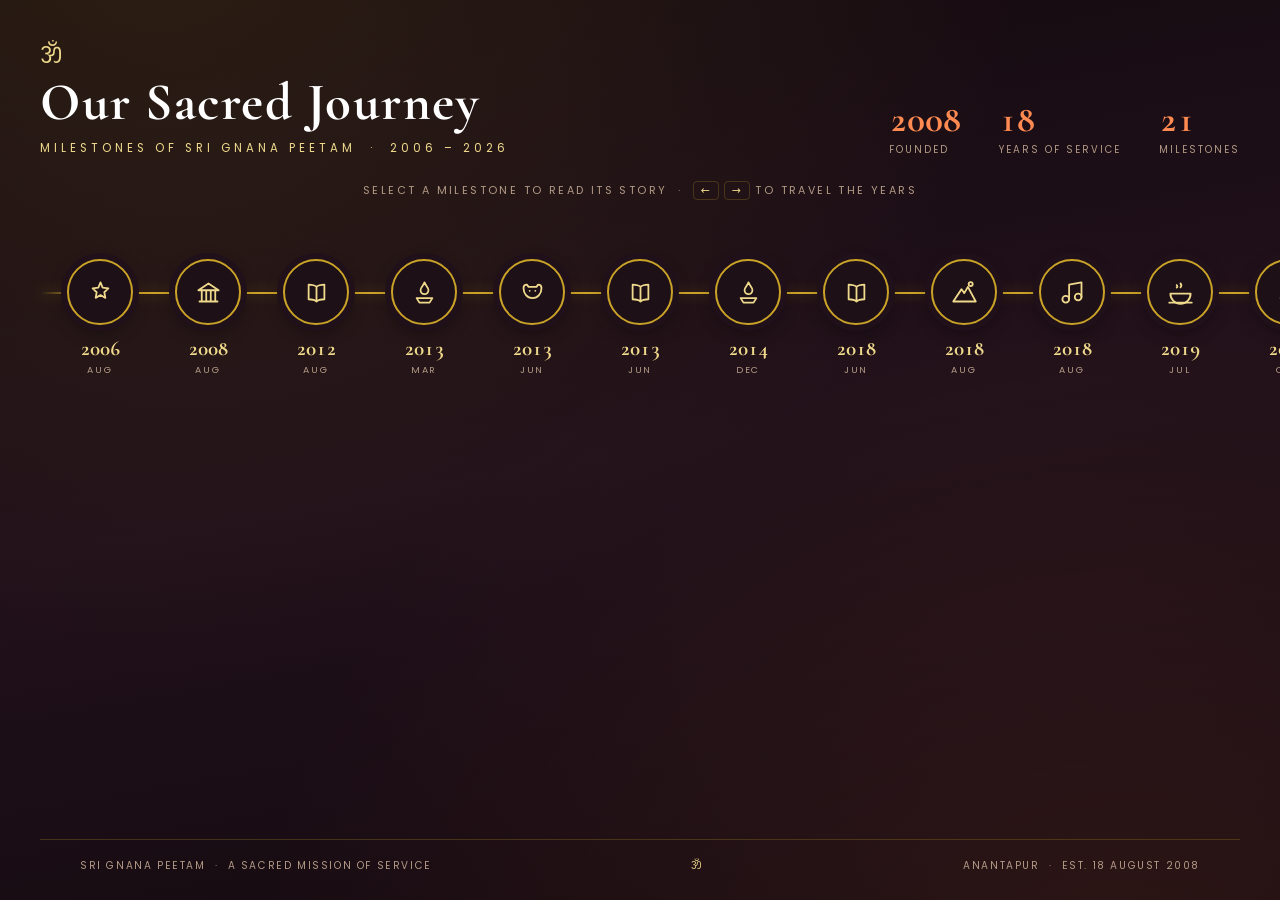
<file: sgp-timeline-interactive.html>
<!DOCTYPE html>
<html lang="en">
<head>
<meta charset="UTF-8">
<meta name="viewport" content="width=device-width, initial-scale=1.0">
<title>Sri Gnana Peetam — Sacred Journey</title>
<link rel="preconnect" href="https://fonts.googleapis.com">
<link rel="preconnect" href="https://fonts.gstatic.com" crossorigin>
<link href="https://fonts.googleapis.com/css2?family=Cormorant+Garamond:wght@500;600;700&family=Poppins:wght@300;400;500;600&display=swap" rel="stylesheet">
<style>
  :root{
    --ink:#140A0F;
    --ink-2:#20101A;
    --surface:#1D1017;
    --edge:rgba(201,162,39,0.24);
    --gold:#C9A227;
    --gold-lt:#EFD98C;
    --coral:#FF8A52;
    --text:#F7EFE4;
    --muted:#B39A86;
  }
  *{margin:0;padding:0;box-sizing:border-box;}
  html{-webkit-text-size-adjust:100%;}
  body{
    background:
      radial-gradient(ellipse at 12% -10%, rgba(201,162,39,0.13), transparent 55%),
      radial-gradient(ellipse at 88% 110%, rgba(255,122,69,0.10), transparent 55%),
      linear-gradient(170deg, var(--ink) 0%, var(--ink-2) 50%, var(--ink) 100%);
    background-attachment:fixed;
    color:var(--text);
    font-family:'Poppins',system-ui,sans-serif;
    min-height:100vh;
    display:flex;
    flex-direction:column;
    -webkit-font-smoothing:antialiased;
  }

  /* ---------------- HEADER ---------------- */
  header{
    padding:44px 40px 0;
    display:flex;
    flex-wrap:wrap;
    gap:32px;
    align-items:flex-end;
    justify-content:space-between;
  }
  .om{font-size:1.4rem;color:var(--gold-lt);line-height:1;margin-bottom:10px;}
  h1{
    font-family:'Cormorant Garamond',Georgia,serif;
    font-size:clamp(2.1rem,4.4vw,3.3rem);
    font-weight:700;
    line-height:1;
    letter-spacing:1.5px;
    color:#fff;
  }
  .kicker{
    margin-top:11px;
    font-size:0.72rem;
    letter-spacing:4px;
    text-transform:uppercase;
    color:var(--gold-lt);
  }
  .stats{display:flex;gap:38px;}
  .stat .n{
    font-family:'Cormorant Garamond',Georgia,serif;
    font-size:2.3rem;font-weight:700;line-height:1;
    color:var(--coral);font-variant-numeric:tabular-nums;
  }
  .stat .l{
    margin-top:4px;font-size:0.62rem;letter-spacing:2px;
    text-transform:uppercase;color:var(--muted);
  }

  /* ---------------- RAIL ---------------- */
  /* the rail sits in the upper third so the detail card always
     has room to open beneath it, never over the title */
  .rail-region{
    flex:1;
    display:flex;
    flex-direction:column;
    justify-content:flex-start;
    padding:26px 0 10px;
    position:relative;
  }
  .hint{
    text-align:center;
    font-size:0.68rem;
    letter-spacing:2.4px;
    text-transform:uppercase;
    color:var(--muted);
    margin-bottom:26px;
  }
  .hint kbd{
    font-family:inherit;
    border:1px solid var(--edge);
    border-radius:4px;
    padding:1px 6px;
    color:var(--gold-lt);
  }

  .rail{
    overflow-x:auto;
    overflow-y:hidden;
    padding:34px 40px 26px;
    scrollbar-width:thin;
    scrollbar-color:var(--gold) transparent;
  }
  .rail::-webkit-scrollbar{height:6px;}
  .rail::-webkit-scrollbar-track{background:rgba(255,255,255,0.05);border-radius:6px;}
  .rail::-webkit-scrollbar-thumb{background:var(--gold);border-radius:6px;}

  .track{
    position:relative;
    display:flex;
    align-items:flex-start;
    gap:0;
    min-width:max-content;
    padding:0 6px;
  }
  .track::before{
    content:"";
    position:absolute;
    left:0;right:0;
    top:33px;
    height:2px;
    background:linear-gradient(90deg,transparent,var(--gold) 3%,var(--gold) 97%,transparent);
    box-shadow:0 0 14px rgba(201,162,39,0.45);
  }

  .stop{
    position:relative;
    flex:0 0 108px;
    display:flex;
    flex-direction:column;
    align-items:center;
    background:none;
    border:none;
    padding:0;
    cursor:pointer;
    font-family:inherit;
    color:inherit;
  }
  .medallion{
    width:66px;height:66px;
    border-radius:50%;
    background:var(--surface);
    border:2px solid var(--gold);
    display:grid;
    place-items:center;
    box-shadow:0 0 0 6px var(--ink-2), 0 6px 18px rgba(0,0,0,0.45);
    transition:transform .22s ease, border-color .22s ease, box-shadow .22s ease;
  }
  .medallion svg{
    width:27px;height:27px;
    stroke:var(--gold-lt);
    fill:none;
    stroke-width:1.6;
    stroke-linecap:round;
    stroke-linejoin:round;
    transition:stroke .22s ease;
  }
  .stop:hover .medallion,
  .stop:focus-visible .medallion{
    transform:translateY(-5px) scale(1.06);
    border-color:var(--coral);
    box-shadow:0 0 0 6px var(--ink-2), 0 0 22px rgba(255,138,82,0.45);
  }
  .stop:hover .medallion svg,
  .stop:focus-visible .medallion svg{stroke:var(--coral);}
  .stop:focus{outline:none;}
  .stop:focus-visible .medallion{outline:2px solid var(--gold-lt);outline-offset:8px;}

  .stop[aria-expanded="true"] .medallion{
    transform:translateY(-5px) scale(1.06);
    background:var(--coral);
    border-color:var(--coral);
    box-shadow:0 0 0 6px var(--ink-2), 0 0 26px rgba(255,138,82,0.6);
  }
  .stop[aria-expanded="true"] .medallion svg{stroke:#2A0D06;stroke-width:1.9;}

  .yr{
    margin-top:14px;
    font-family:'Cormorant Garamond',Georgia,serif;
    font-size:1.3rem;font-weight:700;line-height:1;
    color:var(--gold-lt);
    font-variant-numeric:tabular-nums;
    transition:color .22s ease;
  }
  .mo{
    margin-top:3px;
    font-size:0.58rem;letter-spacing:1.7px;
    text-transform:uppercase;color:var(--muted);
  }
  .stop:hover .yr,
  .stop[aria-expanded="true"] .yr{color:var(--coral);}

  /* title revealed on hover, above the rail */
  .peek{
    position:absolute;
    bottom:calc(100% + 4px);
    left:50%;
    transform:translateX(-50%) translateY(4px);
    width:150px;
    font-family:'Cormorant Garamond',Georgia,serif;
    font-size:0.86rem;
    font-weight:600;
    line-height:1.25;
    color:var(--text);
    text-align:center;
    opacity:0;
    pointer-events:none;
    transition:opacity .2s ease, transform .2s ease;
  }
  .stop:hover .peek,
  .stop:focus-visible .peek{opacity:1;transform:translateX(-50%) translateY(0);}
  .stop[aria-expanded="true"] .peek{opacity:0;}

  /* ---------------- POPOVER ---------------- */
  .pop{
    position:fixed;
    z-index:60;
    width:330px;
    background:var(--surface);
    border:1px solid var(--edge);
    border-top:3px solid var(--coral);
    border-radius:13px;
    padding:20px 22px 22px;
    max-height:calc(100vh - 110px);
    overflow-y:auto;
    box-shadow:0 22px 60px rgba(0,0,0,0.65);
    opacity:0;
    visibility:hidden;
    transform:translateY(6px);
    transition:opacity .2s ease, transform .2s ease, visibility .2s;
  }
  .pop.open{opacity:1;visibility:visible;transform:translateY(0);}
  .pop .arrow{
    position:absolute;
    width:12px;height:12px;
    background:var(--surface);
    border-left:1px solid var(--edge);
    border-top:1px solid var(--edge);
    transform:rotate(45deg);
  }
  .pop.below .arrow{top:-7px;}
  .pop.above .arrow{bottom:-7px;transform:rotate(225deg);}

  .pop .cat{
    font-size:0.6rem;letter-spacing:2px;text-transform:uppercase;
    color:var(--gold);font-weight:500;
  }
  .pop .when{
    display:flex;align-items:baseline;gap:8px;margin:7px 0 6px;
  }
  .pop .when .y{
    font-family:'Cormorant Garamond',Georgia,serif;
    font-size:2rem;font-weight:700;line-height:1;
    color:var(--coral);font-variant-numeric:tabular-nums;
  }
  .pop .when .m{
    font-size:0.65rem;letter-spacing:2px;text-transform:uppercase;color:var(--muted);
  }
  .pop h2{
    font-family:'Cormorant Garamond',Georgia,serif;
    font-size:1.32rem;font-weight:600;line-height:1.24;
    color:var(--text);text-wrap:balance;margin-bottom:9px;
  }
  .pop p{
    font-size:0.83rem;font-weight:300;line-height:1.6;color:var(--muted);
  }
  .pop .close{
    position:absolute;top:10px;right:12px;
    background:none;border:none;cursor:pointer;
    color:var(--muted);font-size:1.15rem;line-height:1;
    padding:5px;border-radius:5px;
  }
  .pop .close:hover{color:var(--coral);}
  .pop .close:focus-visible{outline:2px solid var(--gold-lt);outline-offset:1px;}
  .pop .step{
    margin-top:15px;padding-top:13px;
    border-top:1px solid var(--edge);
    display:flex;justify-content:space-between;align-items:center;
    font-size:0.63rem;letter-spacing:1.7px;text-transform:uppercase;
    color:var(--muted);
  }
  .pop .step button{
    background:none;border:1px solid var(--edge);
    color:var(--gold-lt);font-family:inherit;
    font-size:0.63rem;letter-spacing:1.7px;text-transform:uppercase;
    padding:5px 12px;border-radius:20px;cursor:pointer;
    transition:border-color .18s ease,color .18s ease;
  }
  .pop .step button:hover:not(:disabled){border-color:var(--coral);color:var(--coral);}
  .pop .step button:disabled{opacity:0.3;cursor:default;}
  .pop .step button:focus-visible{outline:2px solid var(--gold-lt);outline-offset:2px;}
  .pop .count{font-variant-numeric:tabular-nums;}

  footer{
    padding:18px 40px 26px;
    display:flex;justify-content:space-between;align-items:center;
    flex-wrap:wrap;gap:12px;
    font-size:0.64rem;letter-spacing:1.6px;text-transform:uppercase;
    color:var(--muted);
    border-top:1px solid var(--edge);
    margin:0 40px;
  }
  footer .mark{color:var(--gold-lt);}

  @media (max-width:760px){
    header{padding:30px 22px 0;gap:20px;}
    .stats{gap:24px;}
    .stat .n{font-size:1.7rem;}
    .rail{padding:34px 22px 22px;}
    .pop{width:min(330px,calc(100vw - 32px));}
    footer{margin:0 22px;padding:16px 0 22px;}
  }
  @media (prefers-reduced-motion:reduce){
    *{transition:none !important;}
  }
</style>
</head>
<body>

<header>
  <div>
    <div class="om">ॐ</div>
    <h1>Our Sacred Journey</h1>
    <div class="kicker">Milestones of Sri Gnana Peetam &nbsp;·&nbsp; 2006 – 2026</div>
  </div>
  <div class="stats">
    <div class="stat"><div class="n">2008</div><div class="l">Founded</div></div>
    <div class="stat"><div class="n">18</div><div class="l">Years of Service</div></div>
    <div class="stat"><div class="n">21</div><div class="l">Milestones</div></div>
  </div>
</header>

<div class="rail-region">
  <p class="hint">Select a milestone to read its story &nbsp;·&nbsp; <kbd>←</kbd> <kbd>→</kbd> to travel the years</p>
  <div class="rail" id="rail">
    <div class="track" id="track"></div>
  </div>
</div>

<div class="pop" id="pop" role="dialog" aria-modal="false" aria-labelledby="popTitle">
  <span class="arrow" id="popArrow"></span>
  <button class="close" id="popClose" aria-label="Close">✕</button>
  <span class="cat" id="popCat"></span>
  <div class="when"><span class="y" id="popYear"></span><span class="m" id="popMonth"></span></div>
  <h2 id="popTitle"></h2>
  <p id="popText"></p>
  <div class="step">
    <button id="popPrev" type="button">← Prev</button>
    <span class="count" id="popCount"></span>
    <button id="popNext" type="button">Next →</button>
  </div>
</div>

<footer>
  <span>Sri Gnana Peetam &nbsp;·&nbsp; A Sacred Mission of Service</span>
  <span class="mark">ॐ</span>
  <span>Anantapur &nbsp;·&nbsp; Est. 18 August 2008</span>
</footer>

<script>
/* ============ ICONS (one per stream of seva) ============ */
const ICONS = {
  guru:      '<svg viewBox="0 0 24 24"><path d="M12 3l1.9 4.6L19 8.4l-3.6 3.4.9 5-4.3-2.5L7.7 16.8l.9-5L5 8.4l5.1-.8z"/></svg>',
  foundation:'<svg viewBox="0 0 24 24"><path d="M4 20h16M6 20V10m4 10V10m4 10V10m4 10V10M3 10h18L12 4z"/></svg>',
  vidya:     '<svg viewBox="0 0 24 24"><path d="M12 7v13M12 7C10.5 5.5 8.4 5 5 5v13c3.4 0 5.5.5 7 2 1.5-1.5 3.6-2 7-2V5c-3.4 0-5.5.5-7 2z"/></svg>',
  ritual:    '<svg viewBox="0 0 24 24"><path d="M12 3c-1 3-3.5 4.2-3.5 7a3.5 3.5 0 0 0 7 0c0-2.8-2.5-4-3.5-7z"/><path d="M5 17h14l-2.5 4h-9z"/></svg>',
  gauseva:   '<svg viewBox="0 0 24 24"><path d="M4 8c0-2 1.2-3 3-3l1.5 2h7L17 5c1.8 0 3 1 3 3 0 5-3.2 9-8 9S4 13 4 8z"/><path d="M9.5 10.5h.01M14.5 10.5h.01"/></svg>',
  seva:      '<svg viewBox="0 0 24 24"><path d="M3 13h18a9 9 0 0 1-18 0z"/><path d="M2 21h20"/><path d="M12 4c1 1 1 2.2 0 3.4"/><path d="M8.6 5.4c.7.7.7 1.6 0 2.3"/></svg>',
  pilgrimage:'<svg viewBox="0 0 24 24"><path d="M2 20h20L15 7l-3.2 5.6L9.4 9z"/><circle cx="17.5" cy="4.5" r="1.8"/></svg>',
  cultural:  '<svg viewBox="0 0 24 24"><path d="M9 18V5l11-2v13"/><circle cx="6" cy="18" r="3"/><circle cx="17" cy="16" r="3"/></svg>',
  honour:    '<svg viewBox="0 0 24 24"><circle cx="12" cy="8" r="5"/><path d="M8.4 12.6L7 21l5-2.8L17 21l-1.4-8.4"/></svg>',
  digital:   '<svg viewBox="0 0 24 24"><path d="M11 2l1.9 5.1L18 9l-5.1 1.9L11 16l-1.9-5.1L4 9l5.1-1.9z"/><path d="M18.5 15l.9 2.4 2.4.9-2.4.9-.9 2.4-.9-2.4-2.4-.9 2.4-.9z"/></svg>'
};
const LABELS = {
  guru:"Guru's Grace", foundation:"Foundation", vidya:"Vidya", ritual:"Sacred Rituals",
  gauseva:"Gau Seva", seva:"Community Seva", pilgrimage:"Pilgrimage",
  cultural:"Cultural", honour:"Recognition", digital:"Digital"
};

/* ============ MILESTONES (mirrors SGP_Milestones.xlsx) ============ */
const EVENTS = [
  {y:2006,m:"Aug",c:"guru",       t:"Guidance from Kanchi Jagadguru",            d:"Guruji received blessings in Kancheepuram to establish the foundation."},
  {y:2008,m:"Aug",c:"foundation", t:"SCSGP Foundation Day",                      d:"Official founding on 18 August 2008."},
  {y:2012,m:"Aug",c:"vidya",      t:"Nithya Smarana & Puja Vidhanam",            d:"The first books released by the Trust."},
  {y:2013,m:"Mar",c:"ritual",     t:"Asthadasha Laksha Kumkumarchana",           d:"Over 400 devotees participated in Produttur."},
  {y:2013,m:"Jun",c:"gauseva",    t:"Annual Contributions to Gou Shala",         d:"Support extended to Somuladoddi Gaushala."},
  {y:2013,m:"Jun",c:"vidya",      t:"Pravachanam by Sri Garikapati garu",        d:"The first discourse in Anantapur."},
  {y:2014,m:"Dec",c:"ritual",     t:"Commencement of Annual Yagams",             d:"Initiated with Srividhya Mahayagam; now a yearly tradition attended by hundreds."},
  {y:2018,m:"Jun",c:"vidya",      t:"Educational Support & Book Distribution",   d:"Over 3,000 students benefitted."},
  {y:2018,m:"Aug",c:"pilgrimage", t:"Paduka Yatra of Paramacharya Swami",        d:"The first Paduka Yatra in Anantapur by SGP."},
  {y:2018,m:"Aug",c:"cultural",   t:"10th Anniversary Celebrations",             d:"Artists from diverse art forms were felicitated."},
  {y:2019,m:"Jul",c:"seva",       t:"Pandemic Relief Initiatives",               d:"Extensive seva activities supporting all communities."},
  {y:2019,m:"Oct",c:"ritual",     t:"Sharan Navaratri Celebrations",             d:"Ten days of Chandi Parayana, homas, Chakrarchana, annadaanam, and utsavams."},
  {y:2019,m:"Dec",c:"ritual",     t:"Sri Lalitha Yagam – Suvasini Puja",         d:"Conducted Ashtottara Shata (108) Suvasini Puja."},
  {y:2022,m:"Mar",c:"guru",       t:"Visit of Kanchi Swami",                     d:"Sri Shankara Vijayendra Saraswathi Swami's Vijaya Yatra to Guruji's residence."},
  {y:2022,m:"Oct",c:"seva",       t:"Monthly Narayana Seva Initiated",           d:"Bi-monthly annadaanam and seva during trust programs."},
  {y:2024,m:"Jul",c:"honour",     t:"Puraskaram to Scholars",                    d:"Felicitation of Sri Samavedam garu and Sri Goteti Srinivasa Rao garu; books launched — Saparya Kadambam, Anthardhara, Tyagaraja Sourabham."},
  {y:2025,m:"Feb",c:"pilgrimage", t:"Mahakumbh Camp – Prayagraj",                d:"Participation in the once-in-144-years event with Gurujis, under Karpatri Swamis' parampara."},
  {y:2025,m:"Dec",c:"digital",    t:"Launch of Shakti Sankhya App",              d:"Guru-led energy tracking: the next generation of mantra japam and discipline tracking, built to empower both practitioners and gurus by blending ancient wisdom with modern design."},
  {y:2026,m:"Jan",c:"honour",     t:"Founder Puraskaram",                        d:"Awarded Dharmika Karya Nirvahana Jeevana by Anantha Bramhana Seva Samstha and Akhila Bharatiya Bramhana Maha Sangham."},
  {y:2026,m:"Jun",c:"digital",    t:"Rebranding & Website Launch",               d:"New logo and redesigned website unveiled."},
  {y:2026,m:"Jul",c:"cultural",   t:"Vaggeyakara Vaibhavam",                     d:"Concert by Sri Nihal garu & team with rare kritis of the Trinity of Music, Annamaya and Kshetrayya."}
];

/* ============ BUILD THE RAIL ============ */
const track = document.getElementById('track');
EVENTS.forEach((ev, i) => {
  const b = document.createElement('button');
  b.type = 'button';
  b.className = 'stop';
  b.dataset.i = i;
  b.setAttribute('aria-expanded', 'false');
  b.setAttribute('aria-label', `${ev.m} ${ev.y} — ${ev.t}`);
  b.innerHTML =
    `<span class="peek">${ev.t}</span>` +
    `<span class="medallion">${ICONS[ev.c]}</span>` +
    `<span class="yr">${ev.y}</span>` +
    `<span class="mo">${ev.m}</span>`;
  track.appendChild(b);
});

/* ============ POPOVER ============ */
const rail  = document.getElementById('rail');
const pop   = document.getElementById('pop');
const arrow = document.getElementById('popArrow');
const stops = [...track.querySelectorAll('.stop')];
let current = -1;

function place(){
  if(current < 0) return;
  const stop = stops[current];
  const r = stop.getBoundingClientRect();

  // hide the popover if its stop has scrolled out of the rail
  const railBox = rail.getBoundingClientRect();
  if(r.right < railBox.left || r.left > railBox.right){ close(); return; }

  const w = pop.offsetWidth, h = pop.offsetHeight, gap = 18, margin = 16;
  const room = window.innerHeight - r.bottom;
  const below = room > h + gap || r.top < h + gap;

  const top = below ? r.bottom + gap : r.top - h - gap;
  let left = r.left + r.width / 2 - w / 2;
  left = Math.max(margin, Math.min(left, window.innerWidth - w - margin));

  pop.style.top = top + 'px';
  pop.style.left = left + 'px';
  pop.classList.toggle('below', below);
  pop.classList.toggle('above', !below);

  const ax = r.left + r.width / 2 - left;
  arrow.style.left = Math.max(14, Math.min(ax - 6, w - 26)) + 'px';
}

function open(i){
  const ev = EVENTS[i];
  if(!ev) return;
  if(current >= 0) stops[current].setAttribute('aria-expanded','false');
  current = i;
  stops[i].setAttribute('aria-expanded','true');

  document.getElementById('popCat').textContent   = LABELS[ev.c];
  document.getElementById('popYear').textContent  = ev.y;
  document.getElementById('popMonth').textContent = ev.m;
  document.getElementById('popTitle').textContent = ev.t;
  document.getElementById('popText').textContent  = ev.d;
  document.getElementById('popCount').textContent = `${i + 1} of ${EVENTS.length}`;
  document.getElementById('popPrev').disabled = i === 0;
  document.getElementById('popNext').disabled = i === EVENTS.length - 1;

  stops[i].scrollIntoView({behavior:'smooth', block:'nearest', inline:'center'});
  pop.classList.add('open');
  requestAnimationFrame(place);
}

function close(){
  if(current >= 0) stops[current].setAttribute('aria-expanded','false');
  current = -1;
  pop.classList.remove('open');
}

function move(delta){
  const next = current < 0 ? 0 : current + delta;
  if(next >= 0 && next < EVENTS.length) open(next);
}

stops.forEach(s => s.addEventListener('click', e => {
  e.stopPropagation();
  const i = +s.dataset.i;
  i === current ? close() : open(i);
}));

document.getElementById('popClose').addEventListener('click', () => { close(); });
document.getElementById('popPrev').addEventListener('click', e => { e.stopPropagation(); move(-1); });
document.getElementById('popNext').addEventListener('click', e => { e.stopPropagation(); move(1); });
pop.addEventListener('click', e => e.stopPropagation());

document.addEventListener('click', () => { if(current >= 0) close(); });
document.addEventListener('keydown', e => {
  if(e.key === 'Escape') close();
  if(e.key === 'ArrowRight'){ e.preventDefault(); move(1); }
  if(e.key === 'ArrowLeft'){  e.preventDefault(); move(-1); }
});

// keep the popover pinned to its medallion
rail.addEventListener('scroll', place, {passive:true});
window.addEventListener('scroll', place, {passive:true});
window.addEventListener('resize', place);

// drag the rail sideways
let dragging = false, startX = 0, startScroll = 0, moved = 0;
rail.addEventListener('pointerdown', e => {
  if(e.target.closest('.stop')) return;
  dragging = true; moved = 0;
  startX = e.clientX; startScroll = rail.scrollLeft;
  rail.setPointerCapture(e.pointerId);
  rail.style.cursor = 'grabbing';
});
rail.addEventListener('pointermove', e => {
  if(!dragging) return;
  const dx = e.clientX - startX;
  moved = Math.abs(dx);
  rail.scrollLeft = startScroll - dx;
});
['pointerup','pointercancel'].forEach(t => rail.addEventListener(t, () => {
  dragging = false; rail.style.cursor = '';
}));
</script>
</body>
</html>
</file>
<file: assets/css/style.css>
/* =========================================================
   Shakthi Sankhya — Shared Design System
   A calm, guru-led digital sanctuary for mantra practice.
   Palette + type drawn from the app's own product screens:
   mala-mint gradients, temple teal, deeksha gold, botanical leaf motifs.
   ========================================================= */

:root {
  /* --- Core palette --- */
  --teal-950: #0b2f36;
  --teal-900: #103c44;
  --teal-800: #12525c;
  --teal-700: #187684;
  --teal-600: #1c8f92;
  --teal-500: #2fa39a;
  --teal-300: #7fd1c9;
  --mint-200: #bdeee0;
  --mint-100: #dff6ee;
  --mint-050: #f2fbf7;

  --gold-700: #a8721f;
  --gold-600: #c8902c;
  --gold-500: #e0a83a;
  --gold-300: #f3cf8a;
  --gold-100: #fbedcd;

  --cream: #fffaf0;
  --paper: #ffffff;

  --ink-900: #1f2f3d;
  --ink-700: #30415d;
  --ink-500: #4c6072;
  --ink-400: #6c8494;
  --ink-200: #a9bdc7;

  --line: #e3ede9;

  /* --- Gradients --- */
  --gradient-hero: linear-gradient(150deg, #0e3b3f 0%, #187684 38%, #4bb3a6 72%, #cdeee1 100%);
  --gradient-body: linear-gradient(160deg, #eafaf5 0%, #f6fbf6 45%, #fdf9f0 100%);
  --gradient-gold: linear-gradient(120deg, var(--gold-500), var(--gold-300));

  /* --- Shape & shadow --- */
  --radius-lg: 26px;
  --radius-md: 18px;
  --radius-sm: 12px;
  --shadow-card: 0 10px 30px rgba(16, 60, 68, 0.08);
  --shadow-card-hover: 0 16px 40px rgba(16, 60, 68, 0.14);
  --shadow-btn: 0 8px 20px rgba(24, 118, 132, 0.28);

  /* --- Type --- */
  --font-display: 'Baloo 2', 'Segoe UI', sans-serif;
  --font-body: 'Inter', 'Segoe UI', Arial, sans-serif;
}

* { box-sizing: border-box; }

html { scroll-behavior: smooth; }

body {
  margin: 0;
  padding: 0;
  min-height: 100vh;
  font-family: var(--font-body);
  color: var(--ink-700);
  background: var(--gradient-body);
  -webkit-font-smoothing: antialiased;
}

img { max-width: 100%; display: block; }

a { color: inherit; }

p { line-height: 1.7; }

h1, h2, h3, h4 {
  font-family: var(--font-display);
  color: var(--teal-900);
  margin: 0 0 0.4em;
  line-height: 1.2;
}

.eyebrow {
  display: inline-flex;
  align-items: center;
  gap: 8px;
  font-family: var(--font-body);
  font-weight: 700;
  font-size: 0.78rem;
  letter-spacing: 0.14em;
  text-transform: uppercase;
  color: var(--gold-700);
  background: var(--gold-100);
  padding: 6px 16px;
  border-radius: 999px;
}

/* =========== Skip link / accessibility =========== */
.skip-link {
  position: absolute;
  left: -999px;
  top: 0;
  background: var(--teal-900);
  color: #fff;
  padding: 10px 18px;
  border-radius: 0 0 10px 0;
  z-index: 999;
}
.skip-link:focus { left: 0; }

/* =========================================================
   Header / Nav
   ========================================================= */
.site-header {
  position: sticky;
  top: 0;
  z-index: 200;
  background: rgba(255, 255, 255, 0.78);
  backdrop-filter: blur(14px);
  -webkit-backdrop-filter: blur(14px);
  border-bottom: 1px solid rgba(24, 118, 132, 0.1);
}

.nav-wrap {
  max-width: 1120px;
  margin: 0 auto;
  padding: 14px 24px;
  display: flex;
  align-items: center;
  justify-content: space-between;
  gap: 20px;
}

.brand {
  display: flex;
  align-items: center;
  gap: 10px;
  text-decoration: none;
  font-family: var(--font-display);
  font-weight: 700;
  font-size: 1.3rem;
  color: var(--teal-900);
}

.brand-mark {
  width: 38px;
  height: 38px;
  flex-shrink: 0;
}

.brand-sub {
  display: block;
  font-family: var(--font-body);
  font-weight: 500;
  font-size: 0.62rem;
  letter-spacing: 0.12em;
  text-transform: uppercase;
  color: var(--teal-600);
}

.main-menu {
  display: flex;
  align-items: center;
  gap: 6px;
  flex-wrap: wrap;
  list-style: none;
  margin: 0;
  padding: 0;
}

.main-menu a {
  text-decoration: none;
  font-weight: 600;
  font-size: 0.92rem;
  color: var(--teal-800);
  padding: 9px 15px;
  border-radius: 999px;
  transition: background 0.2s, color 0.2s;
  white-space: nowrap;
}

.main-menu a:hover,
.main-menu a.active {
  background: var(--mint-100);
  color: var(--teal-900);
}

.nav-toggle {
  display: none;
  background: var(--mint-100);
  border: none;
  border-radius: 10px;
  width: 42px;
  height: 42px;
  cursor: pointer;
  align-items: center;
  justify-content: center;
}
.nav-toggle span,
.nav-toggle::before,
.nav-toggle::after {
  content: "";
  display: block;
  width: 20px;
  height: 2px;
  background: var(--teal-900);
  margin: 4px auto;
  border-radius: 2px;
  transition: transform 0.2s, opacity 0.2s;
}

@media (max-width: 840px) {
  .nav-toggle { display: flex; }
  .main-menu {
    display: none;
    position: absolute;
    top: 100%;
    left: 0;
    right: 0;
    background: var(--paper);
    flex-direction: column;
    align-items: stretch;
    gap: 2px;
    padding: 10px 16px 18px;
    box-shadow: 0 16px 24px rgba(16, 60, 68, 0.1);
    border-radius: 0 0 18px 18px;
  }
  .main-menu.open { display: flex; }
  .main-menu a { padding: 12px 14px; border-radius: 12px; }
}

/* =========================================================
   Hero
   ========================================================= */
.hero {
  position: relative;
  overflow: hidden;
  background: var(--gradient-hero);
  color: #fff;
  padding: 76px 24px 96px;
  text-align: center;
}

.hero-ornament {
  position: absolute;
  inset: 0;
  pointer-events: none;
  opacity: 0.16;
}

.hero-leaf {
  position: absolute;
  width: 220px;
  opacity: 0.5;
}
.hero-leaf.left { left: -40px; bottom: -30px; transform: scaleX(-1); }
.hero-leaf.right { right: -40px; top: -20px; }

.hero-inner {
  position: relative;
  max-width: 760px;
  margin: 0 auto;
}

.hero-om {
  font-size: 2.6rem;
  line-height: 1;
  margin: 0 auto 14px;
  color: var(--gold-300);
  opacity: 0.95;
}

.hero h1 {
  color: #fff;
  font-size: clamp(2.1rem, 5vw, 3.2rem);
  letter-spacing: 0.01em;
  margin-bottom: 10px;
}

.hero .sanskrit {
  display: block;
  font-size: 0.55em;
  font-weight: 500;
  letter-spacing: 0.16em;
  color: var(--gold-300);
  margin-bottom: 6px;
  text-transform: none;
}

.hero-tagline {
  font-size: 1.15rem;
  font-weight: 600;
  color: var(--mint-100);
  margin-bottom: 14px;
}

.hero-desc {
  font-size: 1.02rem;
  color: rgba(255,255,255,0.88);
  max-width: 560px;
  margin: 0 auto 30px;
  line-height: 1.75;
}

.store-row {
  display: flex;
  flex-wrap: wrap;
  align-items: center;
  justify-content: center;
  gap: 12px;
  margin-bottom: 26px;
}

.store-row img { height: 46px; width: auto; border-radius: 8px; }
.store-row a { line-height: 0; transition: transform 0.15s; }
.store-row a:hover { transform: translateY(-2px); }

.btn-web {
  display: inline-flex;
  align-items: center;
  gap: 8px;
  height: 46px;
  padding: 0 22px;
  border-radius: 12px;
  background: rgba(255,255,255,0.14);
  border: 1px solid rgba(255,255,255,0.5);
  color: #fff;
  font-weight: 700;
  font-size: 0.95rem;
  text-decoration: none;
  backdrop-filter: blur(4px);
  transition: background 0.2s, transform 0.15s;
}
.btn-web:hover { background: rgba(255,255,255,0.24); transform: translateY(-2px); }

.trust-row {
  display: flex;
  flex-wrap: wrap;
  gap: 10px;
  justify-content: center;
}

.trust-chip {
  display: inline-flex;
  align-items: center;
  gap: 7px;
  background: rgba(255,255,255,0.14);
  border: 1px solid rgba(255,255,255,0.28);
  color: #fff;
  padding: 8px 16px;
  border-radius: 999px;
  font-size: 0.84rem;
  font-weight: 600;
}

/* Simple hero for inner pages (privacy / delete) */
.hero.hero-simple {
  padding: 56px 24px 78px;
}
.hero.hero-simple .hero-desc { margin-bottom: 0; }

/* =========================================================
   Sections
   ========================================================= */
.section {
  max-width: 1080px;
  margin: 0 auto;
  padding: 64px 24px;
}

.section-narrow {
  max-width: 760px;
}

.section-head {
  text-align: center;
  max-width: 640px;
  margin: 0 auto 40px;
}

.section-head h2 { font-size: clamp(1.6rem, 3.4vw, 2.1rem); }
.section-head p { color: var(--ink-500); font-size: 1.03rem; }

/* Card that floats up over the hero */
.lede-card {
  position: relative;
  max-width: 900px;
  margin: -64px auto 0;
  background: var(--paper);
  border-radius: var(--radius-lg);
  box-shadow: var(--shadow-card);
  padding: 40px 36px;
  text-align: center;
}

.lede-card p { color: var(--ink-500); font-size: 1.05rem; max-width: 640px; margin: 0 auto 12px; }
.lede-card p strong { color: var(--teal-800); }

/* =========================================================
   Feature grid
   ========================================================= */
.feature-grid {
  display: grid;
  grid-template-columns: repeat(3, 1fr);
  gap: 18px;
  margin-top: 44px;
}

@media (max-width: 760px) {
  .feature-grid { grid-template-columns: 1fr 1fr; }
}
@media (max-width: 520px) {
  .feature-grid { grid-template-columns: 1fr; }
}

.feature-card {
  background: var(--paper);
  border: 1px solid var(--line);
  border-radius: var(--radius-md);
  padding: 26px 20px;
  text-align: center;
  box-shadow: var(--shadow-card);
  transition: transform 0.2s, box-shadow 0.2s;
}
.feature-card:hover {
  transform: translateY(-4px);
  box-shadow: var(--shadow-card-hover);
}

.feature-icon {
  width: 52px;
  height: 52px;
  margin: 0 auto 14px;
  display: flex;
  align-items: center;
  justify-content: center;
  border-radius: 16px;
  background: var(--mint-100);
  color: var(--teal-700);
}
.feature-icon svg { width: 26px; height: 26px; }

.feature-card h3 {
  font-size: 1.02rem;
  margin-bottom: 6px;
  color: var(--teal-900);
}
.feature-card p {
  font-size: 0.92rem;
  color: var(--ink-500);
  margin: 0;
}

/* =========================================================
   Screenshot showcase
   ========================================================= */
.showcase {
  margin-top: 50px;
  display: grid;
  grid-template-columns: repeat(3, 1fr);
  gap: 24px;
  align-items: end;
}

@media (max-width: 760px) {
  .showcase {
    grid-template-columns: 1fr;
    max-width: 320px;
    margin-left: auto;
    margin-right: auto;
  }
}

.showcase-item {
  border-radius: 22px;
  overflow: hidden;
  box-shadow: var(--shadow-card);
  background: var(--mint-050);
  transition: transform 0.25s;
}
.showcase-item:hover { transform: translateY(-6px); }
.showcase-item img { width: 100%; height: auto; }

/* =========================================================
   Buttons
   ========================================================= */
.btn {
  display: inline-flex;
  align-items: center;
  gap: 8px;
  padding: 13px 28px;
  border-radius: 999px;
  font-weight: 700;
  font-size: 0.98rem;
  text-decoration: none;
  border: none;
  cursor: pointer;
  transition: transform 0.15s, box-shadow 0.2s, background 0.2s;
}

.btn-primary {
  background: var(--teal-700);
  color: #fff;
  box-shadow: var(--shadow-btn);
}
.btn-primary:hover { background: var(--teal-800); transform: translateY(-2px); }

.btn-gold {
  background: var(--gradient-gold);
  color: var(--teal-950);
  box-shadow: 0 8px 20px rgba(224, 168, 58, 0.35);
}
.btn-gold:hover { transform: translateY(-2px); }

.btn-outline {
  background: transparent;
  border: 1.5px solid var(--teal-600);
  color: var(--teal-700);
}
.btn-outline:hover { background: var(--mint-100); }

/* =========================================================
   FAQ accordion (native <details>)
   ========================================================= */
.faq-list { max-width: 760px; margin: 0 auto; }

.faq-item {
  background: var(--paper);
  border: 1px solid var(--line);
  border-radius: var(--radius-sm);
  margin-bottom: 12px;
  overflow: hidden;
}

.faq-item summary {
  list-style: none;
  cursor: pointer;
  padding: 18px 22px;
  display: flex;
  align-items: center;
  justify-content: space-between;
  gap: 16px;
  font-family: var(--font-display);
  font-weight: 600;
  color: var(--teal-900);
  font-size: 1.02rem;
}
.faq-item summary::-webkit-details-marker { display: none; }

.faq-plus {
  flex-shrink: 0;
  width: 26px;
  height: 26px;
  border-radius: 50%;
  background: var(--mint-100);
  color: var(--teal-700);
  display: flex;
  align-items: center;
  justify-content: center;
  font-size: 1.2rem;
  transition: transform 0.2s, background 0.2s;
}
.faq-item[open] .faq-plus {
  transform: rotate(45deg);
  background: var(--gold-300);
  color: var(--teal-950);
}

.faq-item .faq-body {
  padding: 0 22px 20px;
  color: var(--ink-500);
  font-size: 0.97rem;
}
.faq-item .faq-body a { color: var(--teal-700); font-weight: 600; }

/* =========================================================
   Support / contact cards
   ========================================================= */
.support-grid {
  display: grid;
  grid-template-columns: 1fr 1fr;
  gap: 20px;
  margin-top: 34px;
}
@media (max-width: 700px) { .support-grid { grid-template-columns: 1fr; } }

.support-card {
  background: var(--paper);
  border-radius: var(--radius-md);
  padding: 30px 26px;
  box-shadow: var(--shadow-card);
  text-align: center;
}
.support-card .feature-icon { margin-bottom: 16px; }
.support-card p { color: var(--ink-500); margin-bottom: 18px; }

/* =========================================================
   Generic info card (privacy / delete pages)
   ========================================================= */
.info-card {
  background: var(--paper);
  border-radius: var(--radius-lg);
  box-shadow: var(--shadow-card);
  padding: 40px;
  margin-bottom: 20px;
}
@media (max-width: 600px) { .info-card { padding: 28px 22px; } }

.info-card h2 {
  display: flex;
  align-items: center;
  gap: 12px;
  font-size: 1.2rem;
  margin-top: 8px;
}
.info-card h2:first-child { margin-top: 0; }
.info-card h2 .feature-icon { width: 38px; height: 38px; margin: 0; border-radius: 12px; }
.info-card h2 .feature-icon svg { width: 19px; height: 19px; }

.info-card p, .info-card li { color: var(--ink-500); }
.info-card ul { padding-left: 22px; }
.info-card li { margin-bottom: 8px; }

.callout {
  background: var(--mint-100);
  border-left: 4px solid var(--teal-600);
  color: var(--teal-900);
  border-radius: 12px;
  padding: 18px 20px;
  margin: 22px 0;
}
.callout.gold {
  background: var(--gold-100);
  border-left-color: var(--gold-500);
  color: var(--gold-700);
}
.callout a { color: var(--teal-800); font-weight: 700; }
.callout.gold a { color: var(--gold-700); }

.step-list {
  counter-reset: step;
  list-style: none;
  padding: 0;
  margin: 24px 0;
}
.step-list li {
  counter-increment: step;
  display: flex;
  gap: 16px;
  align-items: flex-start;
  margin-bottom: 16px;
}
.step-list li::before {
  content: counter(step);
  flex-shrink: 0;
  width: 32px;
  height: 32px;
  border-radius: 50%;
  background: var(--teal-700);
  color: #fff;
  font-family: var(--font-display);
  font-weight: 700;
  display: flex;
  align-items: center;
  justify-content: center;
  font-size: 0.95rem;
}
.step-list li span { padding-top: 5px; }

/* =========================================================
   Copyright / footer
   ========================================================= */
.copyright-card {
  background: linear-gradient(160deg, var(--teal-950), var(--teal-800));
  color: rgba(255,255,255,0.92);
  border-radius: var(--radius-lg);
  padding: 44px 36px;
  text-align: center;
}
.copyright-card h2 { color: #fff; }
.copyright-card p { color: rgba(255,255,255,0.78); }
.copyright-card .callout {
  background: rgba(255,255,255,0.1);
  border-left-color: var(--gold-500);
  color: #fff;
  text-align: left;
}
.copyright-card .callout b { color: var(--gold-300); }
.copyright-card .contact { margin-top: 18px; font-weight: 600; color: var(--gold-300); }
.copyright-card .contact a { color: var(--gold-300); }

.site-footer {
  text-align: center;
  padding: 34px 24px 50px;
  color: var(--ink-400);
  font-size: 0.88rem;
}
.site-footer a { color: var(--teal-700); font-weight: 600; text-decoration: none; }

/* =========================================================
   Back to top
   ========================================================= */
.back-to-top {
  position: fixed;
  bottom: 22px;
  right: 22px;
  width: 46px;
  height: 46px;
  display: flex;
  align-items: center;
  justify-content: center;
  background: var(--teal-700);
  color: white;
  border-radius: 50%;
  font-size: 18px;
  font-weight: bold;
  text-decoration: none;
  box-shadow: 0 8px 22px rgba(16, 60, 68, 0.3);
  opacity: 0;
  visibility: hidden;
  transform: translateY(8px);
  transition: all 0.25s ease;
  z-index: 150;
}
.back-to-top:hover { background: var(--teal-800); }
.back-to-top.show { opacity: 1; visibility: visible; transform: translateY(0); }

/* =========================================================
   Utility
   ========================================================= */
.center { text-align: center; }
.text-muted { color: var(--ink-400); }
.mt-0 { margin-top: 0; }
</file>
